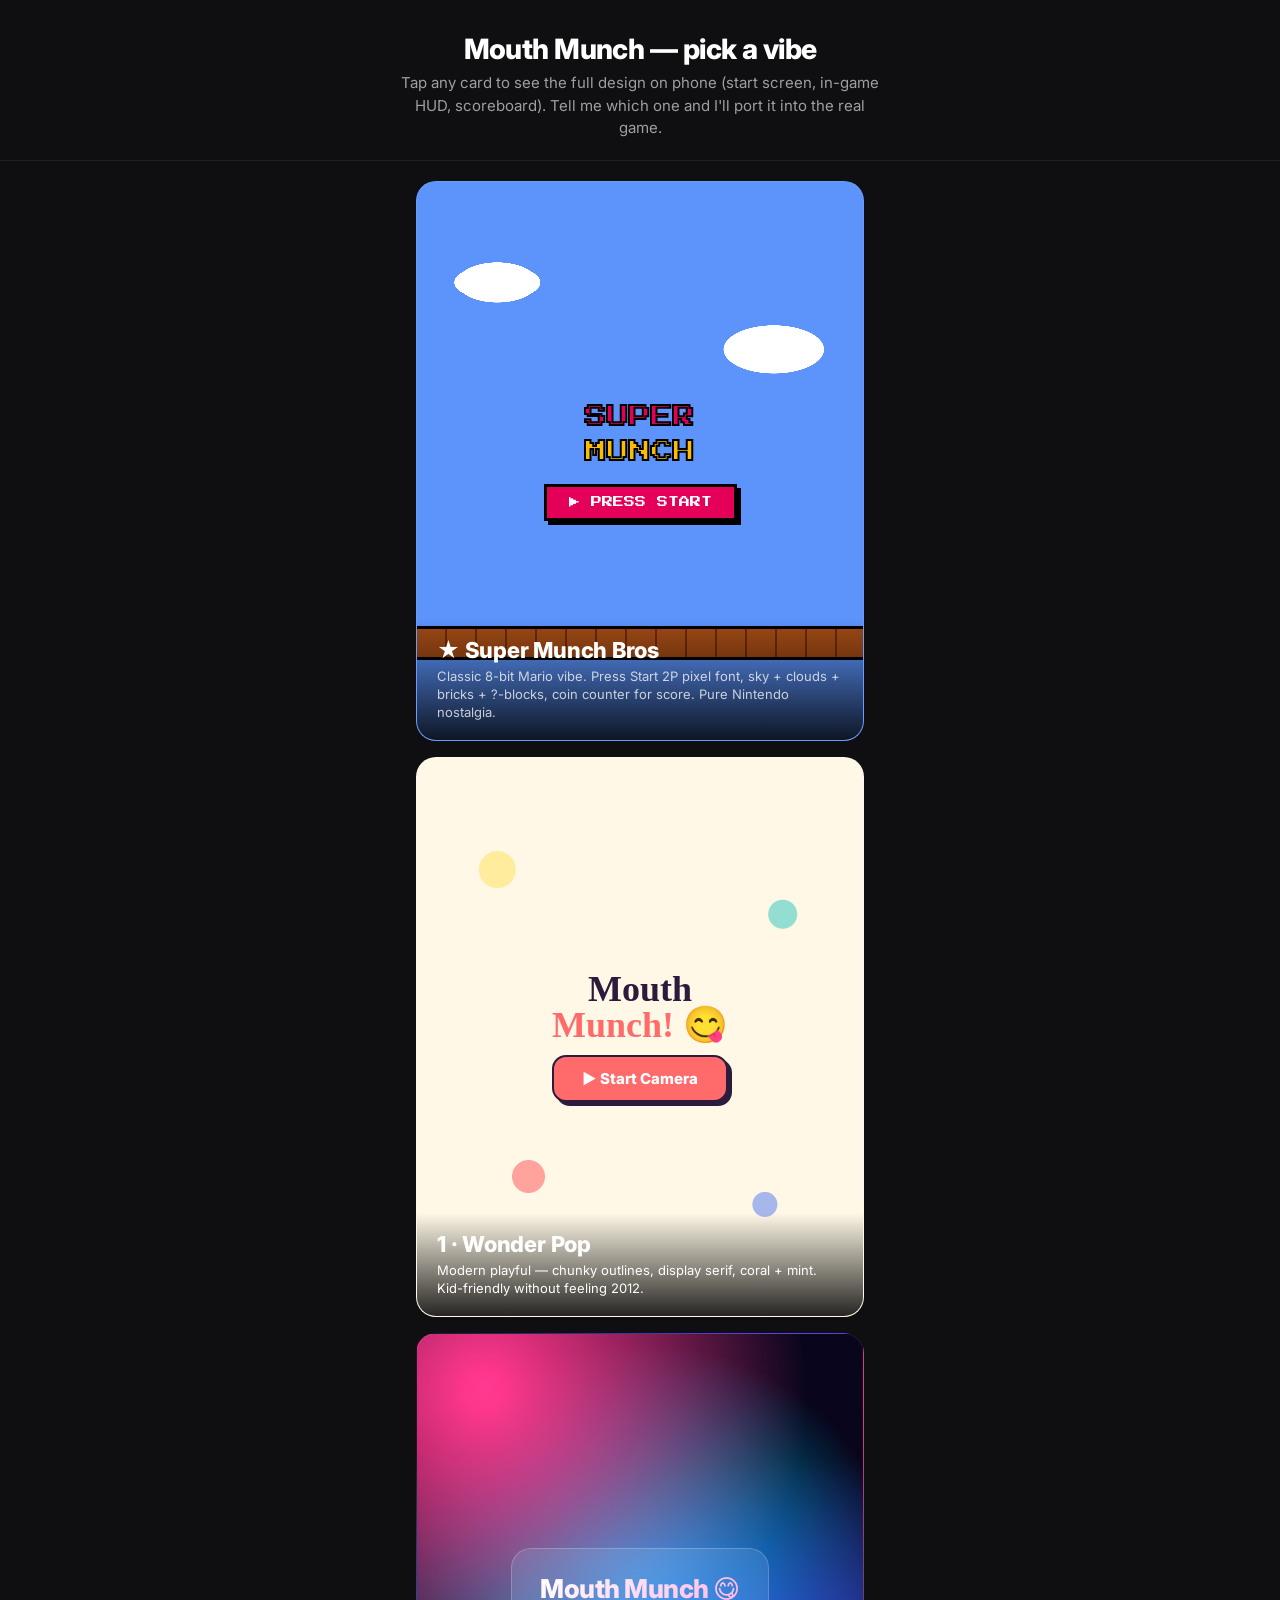
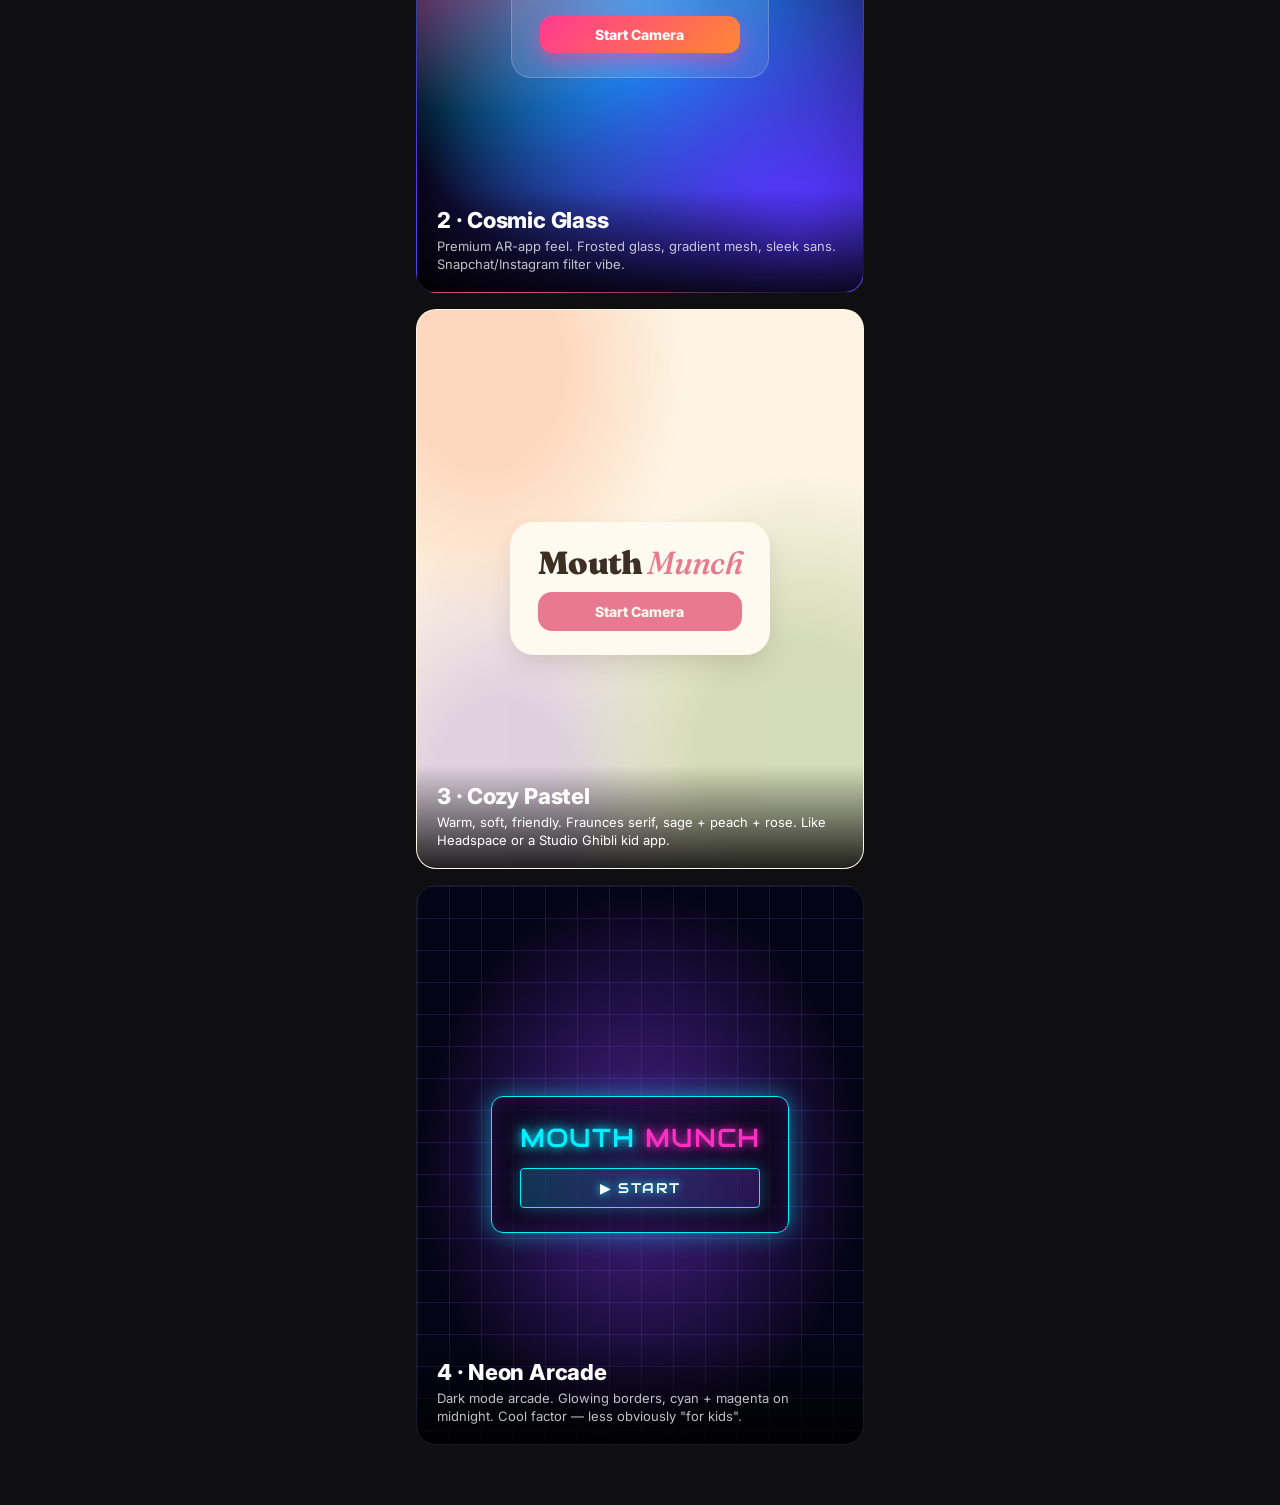
<file: mockups/index.html>
<!DOCTYPE html>
<html lang="en">
<head>
<meta charset="UTF-8">
<meta name="viewport" content="width=device-width, initial-scale=1, viewport-fit=cover">
<title>Mouth Munch — design options</title>
<link rel="preconnect" href="https://fonts.googleapis.com">
<link rel="preconnect" href="https://fonts.gstatic.com" crossorigin>
<link href="https://fonts.googleapis.com/css2?family=Inter:wght@500;700;800&display=swap" rel="stylesheet">
<style>
  * { box-sizing: border-box; margin: 0; padding: 0; -webkit-tap-highlight-color: transparent; }
  html, body {
    background: #0f0f12; color: white;
    font-family: "Inter", system-ui, sans-serif;
    min-height: 100%;
  }
  header {
    padding: 32px 20px 20px; text-align: center;
    border-bottom: 1px solid rgba(255,255,255,0.08);
  }
  header h1 {
    font-size: 28px; font-weight: 800; letter-spacing: -0.02em;
    margin-bottom: 6px;
  }
  header p {
    font-size: 15px; color: rgba(255,255,255,0.6);
    line-height: 1.5; max-width: 480px; margin: 0 auto;
  }
  main {
    display: grid; gap: 16px;
    padding: 20px 16px 60px;
    max-width: 480px; margin: 0 auto;
  }
  a.card {
    display: block;
    border-radius: 20px;
    overflow: hidden;
    text-decoration: none; color: white;
    position: relative;
    aspect-ratio: 4 / 5;
    border: 1px solid rgba(255,255,255,0.08);
  }
  .label {
    position: absolute; left: 0; right: 0; bottom: 0;
    padding: 18px 20px;
    background: linear-gradient(0deg, rgba(0,0,0,0.85) 0%, transparent 100%);
    z-index: 2;
  }
  .label .name {
    font-size: 22px; font-weight: 800; letter-spacing: -0.01em;
    margin-bottom: 4px;
  }
  .label .desc {
    font-size: 13px; color: rgba(255,255,255,0.75);
    line-height: 1.4;
  }
  .preview {
    position: absolute; inset: 0;
    display: flex; align-items: center; justify-content: center;
    flex-direction: column;
    padding: 24px;
  }

  /* Wonder Pop */
  .pop { background: #fff8e7; }
  .pop::before { content: ""; position: absolute; inset: 0;
    background:
      radial-gradient(circle at 18% 20%, #ffe66d 0 18px, transparent 19px),
      radial-gradient(circle at 82% 28%, #4ecdc4 0 14px, transparent 15px),
      radial-gradient(circle at 25% 75%, #ff6b6b 0 16px, transparent 17px),
      radial-gradient(circle at 78% 80%, #6c8eef 0 12px, transparent 13px);
    opacity: 0.6;
  }
  .pop .t {
    font-family: serif; font-size: 36px; font-weight: 900;
    color: #2d1b3d; line-height: 1; text-align: center;
    position: relative;
  }
  .pop .t em { color: #ff6b6b; font-style: normal; }
  .pop .b {
    margin-top: 12px;
    background: #ff6b6b; color: white;
    padding: 12px 28px; border-radius: 14px;
    border: 2.5px solid #2d1b3d;
    box-shadow: 4px 4px 0 #2d1b3d;
    font-weight: 800; font-size: 15px;
    position: relative;
  }
  .pop .label .name, .pop .label .desc { color: white; }

  /* Cosmic Glass */
  .glass {
    background:
      radial-gradient(60vmin 60vmin at 15% 10%, #ff3e8f 0%, transparent 60%),
      radial-gradient(70vmin 70vmin at 85% 90%, #5b3cff 0%, transparent 60%),
      radial-gradient(60vmin 60vmin at 50% 50%, #00d9ff 0%, transparent 50%),
      #08051a;
    filter: saturate(1.1);
  }
  .glass .panel {
    background: rgba(255,255,255,0.1);
    backdrop-filter: blur(30px); -webkit-backdrop-filter: blur(30px);
    border: 1px solid rgba(255,255,255,0.2);
    border-radius: 20px;
    padding: 24px 28px;
    text-align: center;
  }
  .glass .t {
    font-size: 26px; font-weight: 800; letter-spacing: -0.02em;
    background: linear-gradient(135deg, #fff, #ffb8e0);
    -webkit-background-clip: text; background-clip: text;
    -webkit-text-fill-color: transparent;
    margin-bottom: 12px;
  }
  .glass .b {
    background: linear-gradient(135deg, #ff3e8f, #ff8a3d);
    color: white;
    padding: 10px 22px; border-radius: 12px;
    font-weight: 800; font-size: 14px;
    box-shadow: 0 8px 20px rgba(255,62,143,0.5);
  }

  /* Cozy Pastel */
  .cozy { background: #fdf4e3; }
  .cozy::before { content: ""; position: absolute; inset: 0;
    background:
      radial-gradient(ellipse at 15% 10%, #ffb088 0 80px, transparent 200px),
      radial-gradient(ellipse at 85% 80%, #9ab87a 0 100px, transparent 240px),
      radial-gradient(ellipse at 20% 90%, #b39ddb 0 80px, transparent 200px);
    opacity: 0.4;
  }
  .cozy .panel {
    background: #fffaf0;
    border-radius: 24px;
    padding: 24px 28px;
    text-align: center;
    box-shadow: 0 12px 30px -8px rgba(61,47,36,0.2);
    position: relative;
  }
  .cozy .t {
    font-family: "Fraunces", serif;
    font-size: 32px; font-weight: 900;
    color: #3d2f24; line-height: 1.05;
    letter-spacing: -0.02em;
  }
  .cozy .t em { font-style: italic; font-weight: 500; color: #e87a90; }
  .cozy .b {
    margin-top: 12px;
    background: #e87a90; color: #fffaf0;
    padding: 11px 26px; border-radius: 14px;
    font-weight: 800; font-size: 14px;
  }
  .cozy .label .name, .cozy .label .desc { color: white; }

  /* Neon Arcade */
  .neon {
    background:
      linear-gradient(rgba(139,61,255,0.2) 1px, transparent 1px) 0 0 / 32px 32px,
      linear-gradient(90deg, rgba(139,61,255,0.2) 1px, transparent 1px) 0 0 / 32px 32px,
      radial-gradient(ellipse at 50% 50%, rgba(139,61,255,0.5), transparent 70%),
      #050416;
  }
  .neon .panel {
    background: rgba(0,0,0,0.5);
    border: 1px solid #00f0ff;
    box-shadow: 0 0 24px rgba(0,240,255,0.5), inset 0 0 20px rgba(139,61,255,0.2);
    border-radius: 12px;
    padding: 24px 28px;
    text-align: center;
  }
  .neon .t {
    font-family: "Audiowide", "Space Grotesk", sans-serif;
    font-size: 26px;
    color: #00f0ff;
    text-shadow: 0 0 10px #00f0ff, 0 0 24px rgba(0,240,255,0.6);
    letter-spacing: 0.04em;
  }
  .neon .t em { color: #ff2ec5; font-style: normal; text-shadow: 0 0 10px #ff2ec5; }
  .neon .b {
    margin-top: 14px;
    background: linear-gradient(135deg, rgba(0,240,255,0.2), rgba(139,61,255,0.2));
    color: white;
    border: 1px solid #00f0ff;
    padding: 10px 22px; border-radius: 4px;
    font-family: "Audiowide", sans-serif;
    font-size: 14px; letter-spacing: 0.1em;
    text-shadow: 0 0 8px #00f0ff;
    box-shadow: 0 0 16px rgba(0,240,255,0.3);
  }
  /* Mario */
  .mario {
    background:
      radial-gradient(ellipse 40px 20px at 18% 18%, #fff 0 100%, transparent 101%),
      radial-gradient(ellipse 25px 14px at 14% 18%, #fff 0 100%, transparent 101%),
      radial-gradient(ellipse 25px 14px at 22% 18%, #fff 0 100%, transparent 101%),
      radial-gradient(ellipse 50px 24px at 80% 30%, #fff 0 100%, transparent 101%),
      #5C94FC;
  }
  .mario::after {
    content: ""; position: absolute; left: 0; right: 0; bottom: 80px;
    height: 28px;
    background:
      repeating-linear-gradient(90deg, #A04A14 0 28px, #6C2900 28px 30px);
    border-top: 3px solid #000; border-bottom: 3px solid #000;
  }
  .mario .t {
    font-family: "Press Start 2P", monospace;
    font-size: 22px; line-height: 1.6;
    color: #fff;
    -webkit-text-stroke: 2px #000;
    text-align: center;
    position: relative;
  }
  .mario .t .r1 { color: #E40058; display: block; }
  .mario .t .r2 { color: #FCBC00; display: block; }
  .mario .b {
    margin-top: 14px;
    background: #E40058; color: #fff;
    border: 3px solid #000;
    box-shadow: 4px 4px 0 #000;
    padding: 10px 22px;
    font-family: "Press Start 2P", monospace;
    font-size: 11px;
    position: relative;
  }
</style>
<link href="https://fonts.googleapis.com/css2?family=Audiowide&family=Fraunces:opsz,wght@9..144,500;9..144,900&family=Press+Start+2P&display=swap" rel="stylesheet">
</head>
<body>
<header>
  <h1>Mouth Munch — pick a vibe</h1>
  <p>Tap any card to see the full design on phone (start screen, in-game HUD, scoreboard). Tell me which one and I'll port it into the real game.</p>
</header>

<main>
  <a class="card mario" href="./mario.html">
    <div class="preview">
      <div class="t"><span class="r1">SUPER</span><span class="r2">MUNCH</span></div>
      <div class="b">▶ PRESS START</div>
    </div>
    <div class="label">
      <div class="name">★ Super Munch Bros</div>
      <div class="desc">Classic 8-bit Mario vibe. Press Start 2P pixel font, sky + clouds + bricks + ?-blocks, coin counter for score. Pure Nintendo nostalgia.</div>
    </div>
  </a>

  <a class="card pop" href="./wonder-pop.html">
    <div class="preview">
      <div class="t">Mouth<br><em>Munch!</em> 😋</div>
      <div class="b">▶ Start Camera</div>
    </div>
    <div class="label">
      <div class="name">1 · Wonder Pop</div>
      <div class="desc">Modern playful — chunky outlines, display serif, coral + mint. Kid-friendly without feeling 2012.</div>
    </div>
  </a>

  <a class="card glass" href="./cosmic-glass.html">
    <div class="preview">
      <div class="panel">
        <div class="t">Mouth Munch 😋</div>
        <div class="b">Start Camera</div>
      </div>
    </div>
    <div class="label">
      <div class="name">2 · Cosmic Glass</div>
      <div class="desc">Premium AR-app feel. Frosted glass, gradient mesh, sleek sans. Snapchat/Instagram filter vibe.</div>
    </div>
  </a>

  <a class="card cozy" href="./cozy-pastel.html">
    <div class="preview">
      <div class="panel">
        <div class="t">Mouth <em>Munch</em></div>
        <div class="b">Start Camera</div>
      </div>
    </div>
    <div class="label">
      <div class="name">3 · Cozy Pastel</div>
      <div class="desc">Warm, soft, friendly. Fraunces serif, sage + peach + rose. Like Headspace or a Studio Ghibli kid app.</div>
    </div>
  </a>

  <a class="card neon" href="./neon-arcade.html">
    <div class="preview">
      <div class="panel">
        <div class="t">MOUTH <em>MUNCH</em></div>
        <div class="b">▶ START</div>
      </div>
    </div>
    <div class="label">
      <div class="name">4 · Neon Arcade</div>
      <div class="desc">Dark mode arcade. Glowing borders, cyan + magenta on midnight. Cool factor — less obviously "for kids".</div>
    </div>
  </a>
</main>
</body>
</html>
</file>
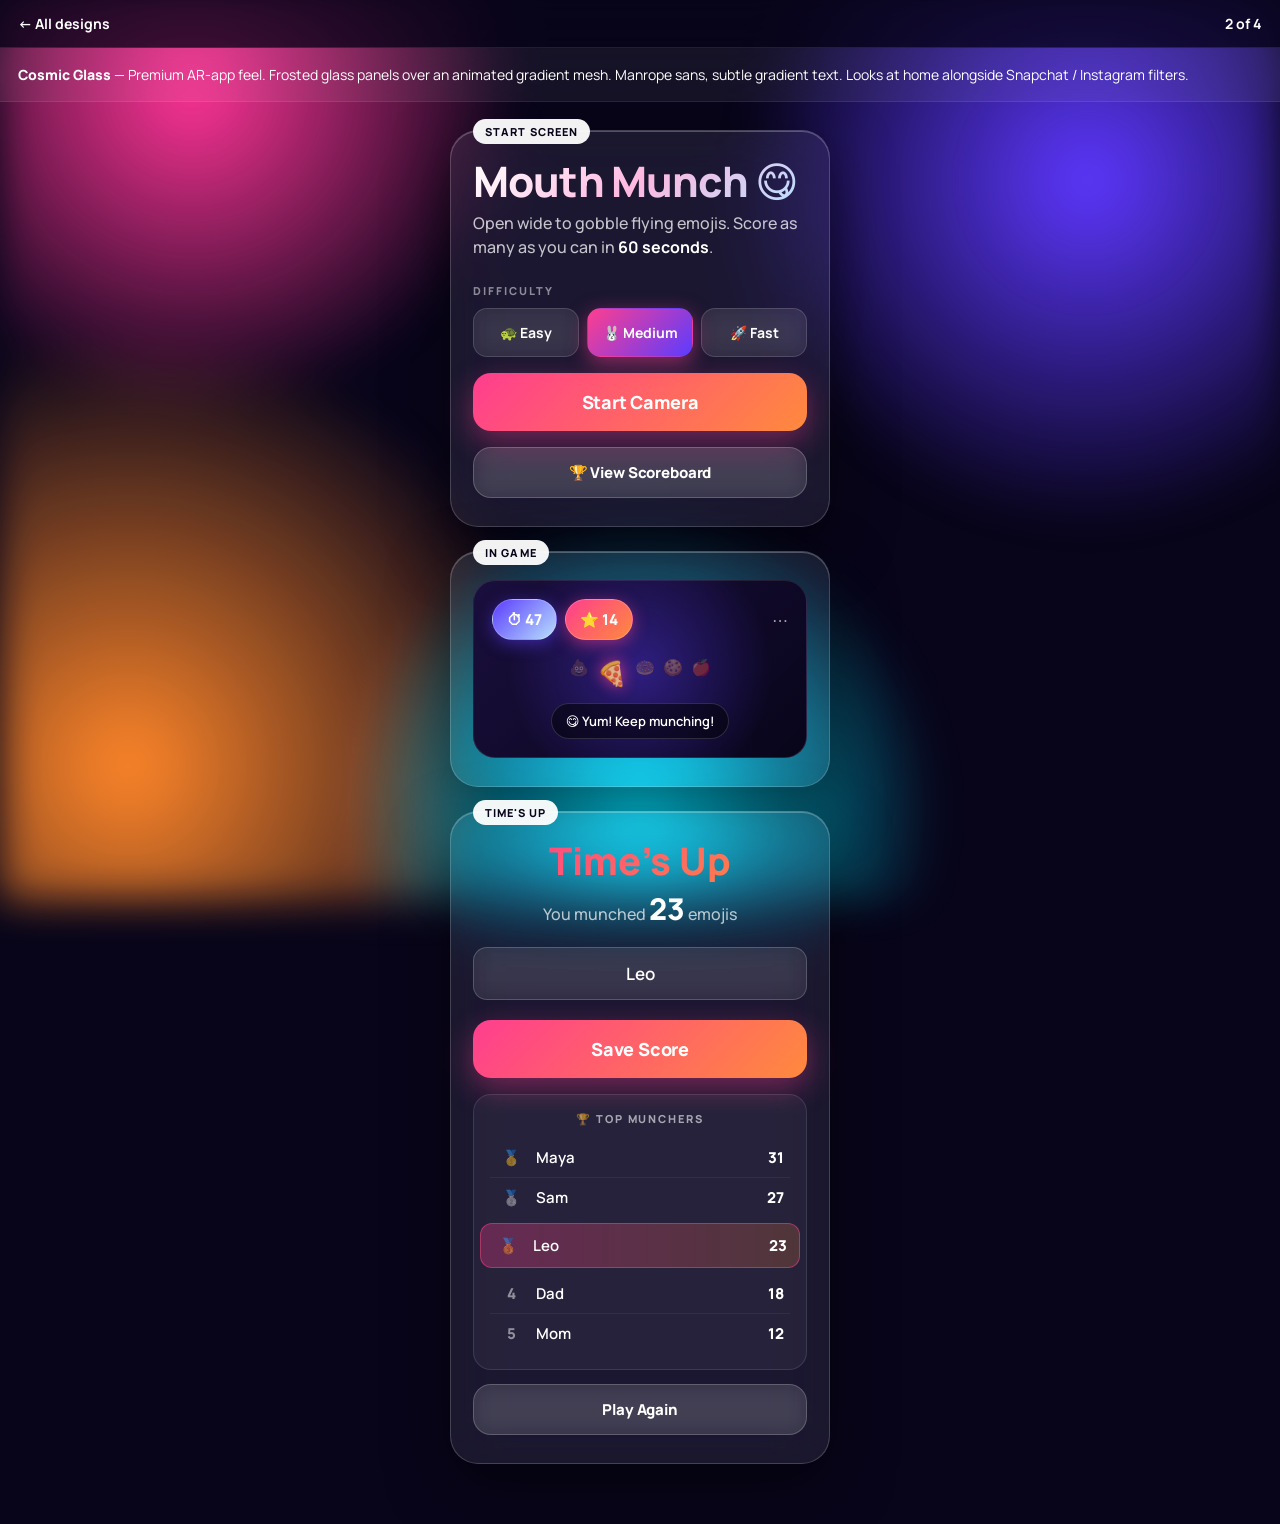
<file: mockups/cosmic-glass.html>
<!DOCTYPE html>
<html lang="en">
<head>
<meta charset="UTF-8">
<meta name="viewport" content="width=device-width, initial-scale=1, viewport-fit=cover">
<title>Cosmic Glass — Mouth Munch mockup</title>
<link rel="preconnect" href="https://fonts.googleapis.com">
<link rel="preconnect" href="https://fonts.gstatic.com" crossorigin>
<link href="https://fonts.googleapis.com/css2?family=Manrope:wght@500;700;800&display=swap" rel="stylesheet">
<style>
  * { box-sizing: border-box; margin: 0; padding: 0; -webkit-tap-highlight-color: transparent; }
  html, body {
    background: #08051a;
    font-family: "Manrope", system-ui, sans-serif;
    color: white;
    min-height: 100%;
  }
  body::before {
    content: ""; position: fixed; inset: 0; z-index: 0;
    background:
      radial-gradient(60vmin 60vmin at 15% 10%, #ff3e8f 0%, transparent 60%),
      radial-gradient(70vmin 70vmin at 85% 20%, #5b3cff 0%, transparent 55%),
      radial-gradient(60vmin 60vmin at 50% 90%, #00d9ff 0%, transparent 55%),
      radial-gradient(80vmin 80vmin at 10% 85%, #ff8a3d 0%, transparent 60%);
    filter: blur(20px) saturate(1.2);
  }
  .nav {
    position: sticky; top: 0; z-index: 5;
    background: rgba(8,5,26,0.75);
    backdrop-filter: blur(20px); -webkit-backdrop-filter: blur(20px);
    padding: 14px 18px;
    font-weight: 700; font-size: 14px;
    border-bottom: 1px solid rgba(255,255,255,0.1);
    display: flex; justify-content: space-between;
  }
  .nav a { color: white; text-decoration: none; }
  .vibe {
    padding: 16px 18px;
    background: rgba(255,255,255,0.06);
    backdrop-filter: blur(20px); -webkit-backdrop-filter: blur(20px);
    font-size: 14px; line-height: 1.5;
    border-bottom: 1px solid rgba(255,255,255,0.08);
    position: relative; z-index: 4;
  }
  .vibe b { font-weight: 800; }
  main {
    position: relative; z-index: 1;
    display: flex; flex-direction: column; gap: 24px;
    padding: 28px 16px 60px; align-items: center;
  }
  .phone {
    width: 100%; max-width: 380px;
    background: rgba(255,255,255,0.08);
    backdrop-filter: blur(30px) saturate(1.3);
    -webkit-backdrop-filter: blur(30px) saturate(1.3);
    border: 1px solid rgba(255,255,255,0.18);
    border-radius: 28px;
    padding: 28px 22px;
    position: relative;
    box-shadow:
      0 20px 60px rgba(0,0,0,0.5),
      inset 0 1px 0 rgba(255,255,255,0.25);
  }
  .phone-label {
    position: absolute; top: -12px; left: 22px;
    background: rgba(255,255,255,0.95); color: #08051a;
    font-weight: 800; font-size: 11px;
    padding: 5px 12px; border-radius: 999px;
    letter-spacing: 0.1em; text-transform: uppercase;
  }
  .title {
    font-size: 42px; font-weight: 800; line-height: 1.05;
    letter-spacing: -0.02em;
    background: linear-gradient(135deg, #fff 0%, #ffb8e0 50%, #b8e0ff 100%);
    -webkit-background-clip: text; background-clip: text;
    -webkit-text-fill-color: transparent; color: transparent;
    margin-bottom: 8px;
  }
  .sub {
    font-size: 16px; font-weight: 500; line-height: 1.5;
    color: rgba(255,255,255,0.75);
    margin: 4px 0 24px;
  }
  .label {
    font-size: 11px; font-weight: 800; text-transform: uppercase;
    letter-spacing: 0.18em; color: rgba(255,255,255,0.5);
    margin: 20px 0 10px;
  }
  .chips { display: flex; gap: 8px; }
  .chip {
    flex: 1;
    padding: 14px 8px;
    border-radius: 14px;
    border: 1px solid rgba(255,255,255,0.15);
    background: rgba(255,255,255,0.06);
    color: white;
    font: 700 14px "Manrope", sans-serif;
    cursor: pointer;
    backdrop-filter: blur(10px);
  }
  .chip.on {
    background: linear-gradient(135deg, #ff3e8f, #5b3cff);
    border-color: transparent;
    box-shadow: 0 6px 20px rgba(255,62,143,0.5);
  }
  .btn {
    display: block; width: 100%;
    padding: 17px;
    border-radius: 18px;
    border: none;
    background: linear-gradient(135deg, #ff3e8f 0%, #ff8a3d 100%);
    color: white;
    font: 800 18px "Manrope", sans-serif;
    letter-spacing: -0.01em;
    margin-top: 16px;
    cursor: pointer;
    box-shadow: 0 10px 30px rgba(255,62,143,0.4);
  }
  .btn.alt {
    background: rgba(255,255,255,0.1);
    border: 1px solid rgba(255,255,255,0.2);
    box-shadow: none;
    backdrop-filter: blur(10px);
    font-size: 15px;
    padding: 14px;
  }
  /* HUD */
  .hud {
    background:
      radial-gradient(circle at 50% 50%, rgba(91,60,255,0.4), transparent 70%),
      linear-gradient(135deg, #1a0f3d, #08051a);
    border-radius: 22px;
    padding: 18px;
    border: 1px solid rgba(255,255,255,0.1);
  }
  .hud-row { display: flex; gap: 8px; align-items: center; }
  .pill {
    padding: 9px 14px; border-radius: 999px;
    font: 800 15px "Manrope", sans-serif;
    backdrop-filter: blur(10px);
    border: 1px solid rgba(255,255,255,0.2);
  }
  .pill.timer {
    background: linear-gradient(135deg, #5b3cff, #b8e0ff);
    color: white;
    box-shadow: 0 4px 16px rgba(91,60,255,0.5);
  }
  .pill.score {
    background: linear-gradient(135deg, #ff3e8f, #ff8a3d);
    color: white;
    box-shadow: 0 4px 16px rgba(255,62,143,0.5);
  }
  .face-hint {
    background: rgba(0,0,0,0.5);
    backdrop-filter: blur(10px);
    padding: 8px 14px; border-radius: 999px;
    font-size: 13px; font-weight: 600;
    margin: 14px auto 0; width: fit-content;
    border: 1px solid rgba(255,255,255,0.15);
  }
  /* End screen */
  .end-title {
    font-size: 38px; font-weight: 800;
    background: linear-gradient(135deg, #ff3e8f, #ff8a3d);
    -webkit-background-clip: text; background-clip: text;
    -webkit-text-fill-color: transparent;
    text-align: center; line-height: 1.1;
    margin-bottom: 6px;
  }
  .end-sub {
    text-align: center; font-size: 16px; font-weight: 500;
    color: rgba(255,255,255,0.7); margin-bottom: 18px;
  }
  .end-sub b { color: white; font-size: 30px; font-weight: 800; }
  .name-input {
    width: 100%; padding: 14px 16px;
    border-radius: 14px;
    border: 1px solid rgba(255,255,255,0.2);
    background: rgba(255,255,255,0.06);
    backdrop-filter: blur(10px);
    color: white;
    font: 600 17px "Manrope", sans-serif;
    text-align: center;
    margin-bottom: 4px;
  }
  .name-input:focus {
    outline: none; border-color: #ff3e8f;
    background: rgba(255,62,143,0.1);
  }
  .name-input::placeholder { color: rgba(255,255,255,0.4); }
  .board {
    margin-top: 16px;
    padding: 16px;
    border-radius: 18px;
    background: rgba(255,255,255,0.05);
    border: 1px solid rgba(255,255,255,0.1);
  }
  .board h3 {
    font: 800 11px "Manrope", sans-serif;
    letter-spacing: 0.18em; text-transform: uppercase;
    color: rgba(255,255,255,0.6);
    margin-bottom: 12px; text-align: center;
  }
  .row {
    display: grid; grid-template-columns: 30px 1fr auto;
    align-items: center; gap: 10px;
    padding: 9px 6px;
    font-weight: 600; font-size: 15px;
  }
  .row + .row { border-top: 1px solid rgba(255,255,255,0.06); }
  .row .r { font-weight: 800; color: rgba(255,255,255,0.5); text-align: center; }
  .row .s { font-weight: 800; }
  .row.me {
    background: linear-gradient(90deg, rgba(255,62,143,0.3), rgba(255,138,61,0.2));
    border-radius: 12px; padding: 11px 12px;
    margin: 6px -10px;
    border-top: none;
    border: 1px solid rgba(255,62,143,0.5);
  }
  .row.me + .row { border-top: none; }
</style>
</head>
<body>
<div class="nav">
  <a href="./">← All designs</a>
  <span>2 of 4</span>
</div>
<div class="vibe">
  <b>Cosmic Glass</b> — Premium AR-app feel. Frosted glass panels over an animated gradient mesh. Manrope sans, subtle gradient text. Looks at home alongside Snapchat / Instagram filters.
</div>

<main>
  <section class="phone">
    <div class="phone-label">Start screen</div>
    <h1 class="title">Mouth Munch 😋</h1>
    <p class="sub">Open wide to gobble flying emojis. Score as many as you can in <b style="color:white">60 seconds</b>.</p>
    <p class="label">Difficulty</p>
    <div class="chips">
      <button class="chip">🐢 Easy</button>
      <button class="chip on">🐰 Medium</button>
      <button class="chip">🚀 Fast</button>
    </div>
    <button class="btn">Start Camera</button>
    <button class="btn alt">🏆 View Scoreboard</button>
  </section>

  <section class="phone">
    <div class="phone-label">In game</div>
    <div class="hud">
      <div class="hud-row">
        <span class="pill timer">⏱ 47</span>
        <span class="pill score">⭐ 14</span>
        <span style="margin-left:auto; opacity:0.6;">⋯</span>
      </div>
      <div style="margin-top:16px; display:flex; gap:8px; justify-content:center; opacity:0.85;">
        <span style="opacity:0.4">💩</span>
        <span style="font-size:24px; filter: drop-shadow(0 0 8px #ff3e8f);">🍕</span>
        <span style="opacity:0.4">🍩</span>
        <span style="opacity:0.4">🍪</span>
        <span style="opacity:0.4">🍎</span>
      </div>
      <div class="face-hint">😋 Yum! Keep munching!</div>
    </div>
  </section>

  <section class="phone">
    <div class="phone-label">Time's up</div>
    <h2 class="end-title">Time's Up</h2>
    <p class="end-sub">You munched <b>23</b> emojis</p>
    <input class="name-input" placeholder="Your name" value="Leo">
    <button class="btn">Save Score</button>
    <div class="board">
      <h3>🏆 Top Munchers</h3>
      <div class="row"><span class="r">🥇</span><span>Maya</span><span class="s">31</span></div>
      <div class="row"><span class="r">🥈</span><span>Sam</span><span class="s">27</span></div>
      <div class="row me"><span class="r">🥉</span><span>Leo</span><span class="s">23</span></div>
      <div class="row"><span class="r">4</span><span>Dad</span><span class="s">18</span></div>
      <div class="row"><span class="r">5</span><span>Mom</span><span class="s">12</span></div>
    </div>
    <button class="btn alt" style="margin-top:14px;">Play Again</button>
  </section>
</main>
</body>
</html>
</file>
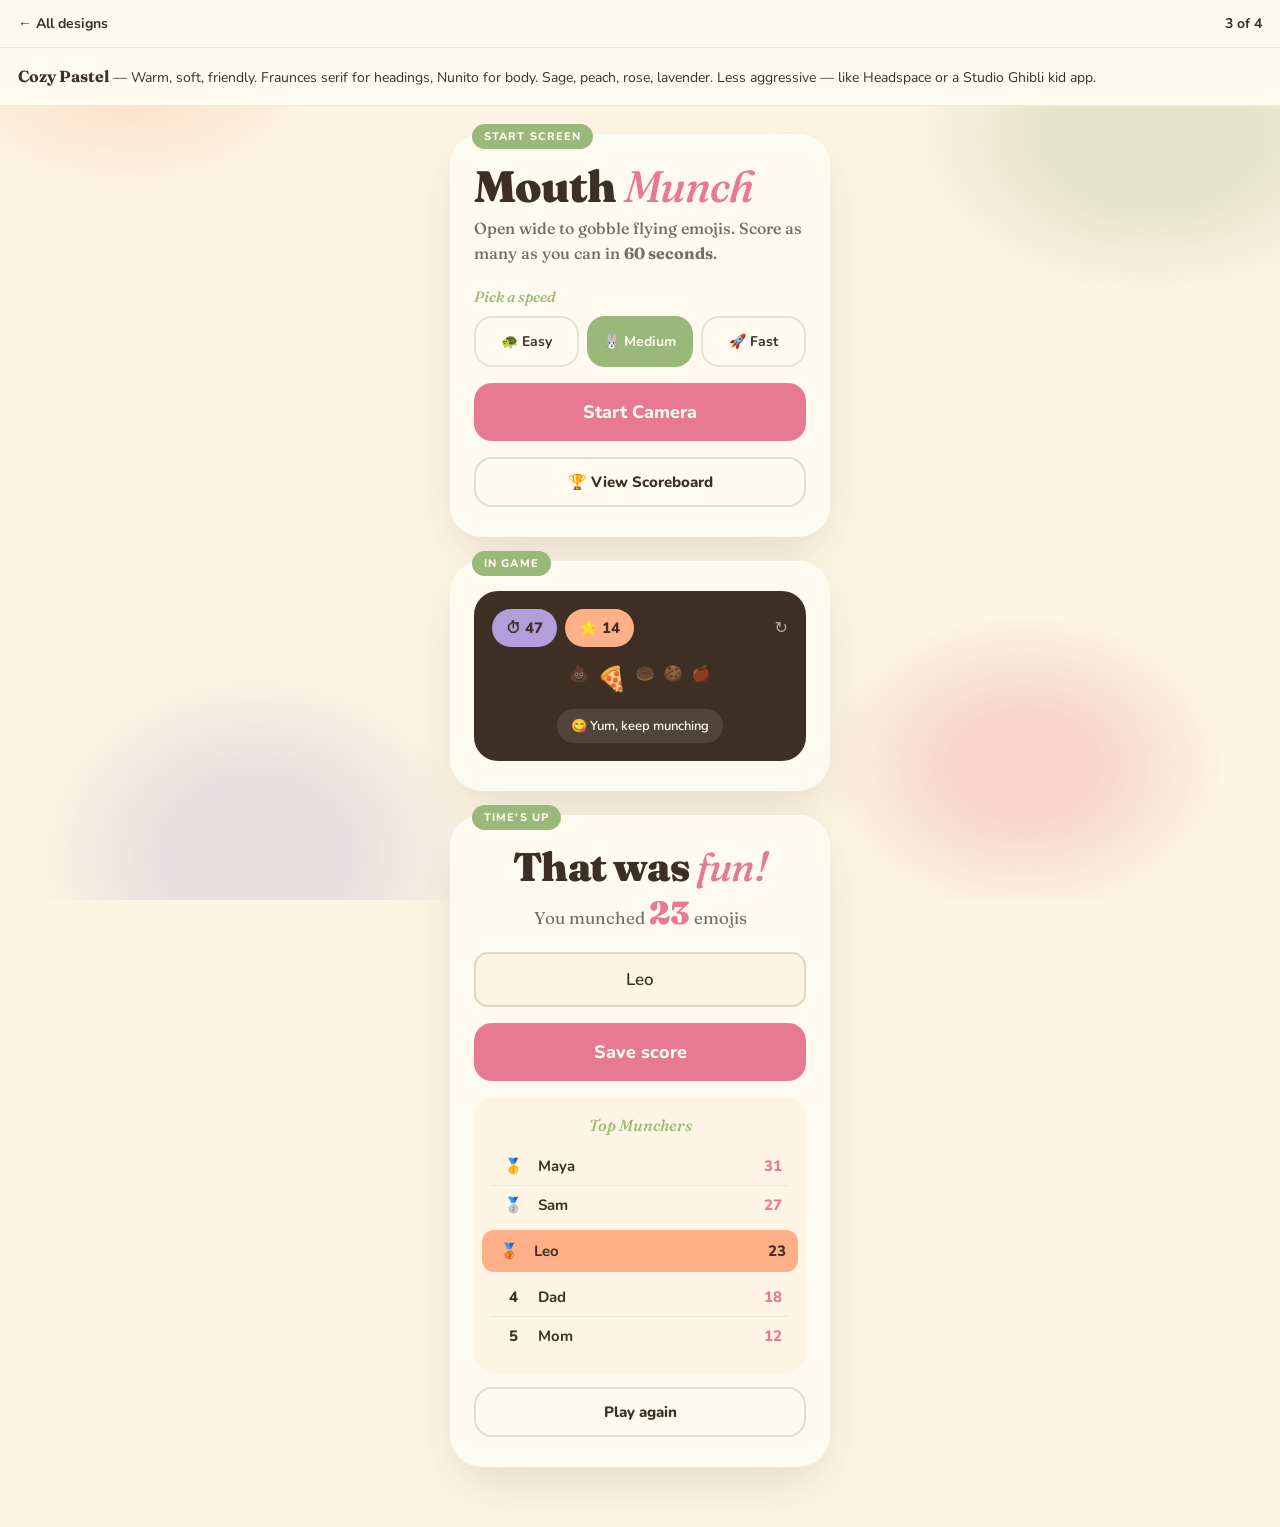
<file: mockups/cozy-pastel.html>
<!DOCTYPE html>
<html lang="en">
<head>
<meta charset="UTF-8">
<meta name="viewport" content="width=device-width, initial-scale=1, viewport-fit=cover">
<title>Cozy Pastel — Mouth Munch mockup</title>
<link rel="preconnect" href="https://fonts.googleapis.com">
<link rel="preconnect" href="https://fonts.gstatic.com" crossorigin>
<link href="https://fonts.googleapis.com/css2?family=Fraunces:opsz,wght@9..144,500;9..144,700;9..144,900&family=Nunito:wght@500;700;800&display=swap" rel="stylesheet">
<style>
  :root {
    --cream: #fdf4e3;
    --sage: #9ab87a;
    --peach: #ffb088;
    --rose: #e87a90;
    --lavender: #b39ddb;
    --ink: #3d2f24;
    --paper: #fffaf0;
  }
  * { box-sizing: border-box; margin: 0; padding: 0; -webkit-tap-highlight-color: transparent; }
  html, body {
    background: var(--cream);
    font-family: "Nunito", system-ui, sans-serif;
    color: var(--ink);
    min-height: 100%;
  }
  body::before {
    content: ""; position: fixed; inset: 0; z-index: 0;
    background:
      radial-gradient(ellipse at 10% 5%, var(--peach) 0 80px, transparent 200px),
      radial-gradient(ellipse at 90% 15%, var(--sage) 0 100px, transparent 240px),
      radial-gradient(ellipse at 20% 95%, var(--lavender) 0 90px, transparent 220px),
      radial-gradient(ellipse at 80% 85%, var(--rose) 0 70px, transparent 200px);
    opacity: 0.25;
    pointer-events: none;
  }
  .nav {
    position: sticky; top: 0; z-index: 5;
    background: var(--paper);
    padding: 14px 18px;
    font: 700 14px "Nunito", sans-serif;
    border-bottom: 1px solid rgba(61,47,36,0.1);
    display: flex; justify-content: space-between;
  }
  .nav a { color: var(--ink); text-decoration: none; }
  .vibe {
    padding: 16px 18px;
    background: var(--paper);
    font-size: 14px; line-height: 1.55;
    border-bottom: 1px solid rgba(61,47,36,0.08);
    position: relative; z-index: 4;
  }
  .vibe b { font-family: "Fraunces", serif; font-weight: 700; font-size: 16px; }
  main {
    position: relative; z-index: 1;
    display: flex; flex-direction: column; gap: 24px;
    padding: 28px 16px 60px; align-items: center;
  }
  .phone {
    width: 100%; max-width: 380px;
    background: var(--paper);
    border-radius: 32px;
    padding: 30px 24px;
    position: relative;
    box-shadow:
      0 1px 0 rgba(255,255,255,0.9) inset,
      0 20px 50px -10px rgba(61,47,36,0.15);
  }
  .phone-label {
    position: absolute; top: -10px; left: 22px;
    background: var(--sage); color: var(--paper);
    font: 800 11px "Nunito", sans-serif;
    padding: 5px 12px; border-radius: 999px;
    letter-spacing: 0.1em; text-transform: uppercase;
  }
  .title {
    font-family: "Fraunces", serif;
    font-size: 44px; font-weight: 900; line-height: 1;
    letter-spacing: -0.02em;
    color: var(--ink);
    margin-bottom: 8px;
  }
  .title em {
    font-style: italic; font-weight: 500;
    color: var(--rose);
  }
  .sub {
    font-size: 16px; font-weight: 500; line-height: 1.55;
    color: rgba(61,47,36,0.7);
    margin: 6px 0 22px;
    font-family: "Fraunces", serif;
  }
  .label {
    font-family: "Fraunces", serif; font-style: italic;
    font-size: 15px; font-weight: 500;
    color: var(--sage);
    margin: 20px 0 10px;
  }
  .chips { display: flex; gap: 8px; }
  .chip {
    flex: 1;
    padding: 14px 8px;
    border-radius: 18px;
    border: 2px solid rgba(61,47,36,0.12);
    background: var(--paper);
    color: var(--ink);
    font: 700 14px "Nunito", sans-serif;
    cursor: pointer;
  }
  .chip.on {
    background: var(--sage); color: var(--paper);
    border-color: var(--sage);
  }
  .btn {
    display: block; width: 100%;
    padding: 17px;
    border-radius: 18px;
    border: none;
    background: var(--rose);
    color: var(--paper);
    font: 800 18px "Nunito", sans-serif;
    margin-top: 16px;
    cursor: pointer;
  }
  .btn.alt {
    background: transparent; color: var(--ink);
    border: 2px solid rgba(61,47,36,0.15);
    font-size: 15px; padding: 13px;
  }
  /* HUD */
  .hud {
    background: var(--ink);
    border-radius: 24px;
    padding: 18px;
    color: var(--paper);
  }
  .hud-row { display: flex; gap: 8px; align-items: center; }
  .pill {
    padding: 9px 14px; border-radius: 999px;
    font: 800 15px "Nunito", sans-serif;
  }
  .pill.timer { background: var(--lavender); color: var(--ink); }
  .pill.score { background: var(--peach); color: var(--ink); }
  .face-hint {
    background: rgba(255,255,255,0.1);
    padding: 8px 14px; border-radius: 999px;
    font: 600 13px "Nunito", sans-serif;
    margin: 14px auto 0; width: fit-content;
  }
  /* End */
  .end-title {
    font-family: "Fraunces", serif;
    font-size: 40px; font-weight: 900;
    color: var(--ink); line-height: 1.1;
    text-align: center; margin-bottom: 4px;
    letter-spacing: -0.02em;
  }
  .end-title em { font-style: italic; font-weight: 500; color: var(--rose); }
  .end-sub {
    text-align: center; font-family: "Fraunces", serif;
    font-size: 17px; color: rgba(61,47,36,0.7);
    margin-bottom: 20px;
  }
  .end-sub b { color: var(--rose); font-size: 32px; font-weight: 900; }
  .name-input {
    width: 100%; padding: 14px 16px;
    border-radius: 14px;
    border: 2px solid rgba(61,47,36,0.15);
    background: var(--cream);
    color: var(--ink);
    font: 600 17px "Nunito", sans-serif;
    text-align: center;
  }
  .name-input:focus {
    outline: none; border-color: var(--sage);
  }
  .board {
    margin-top: 16px;
    padding: 18px;
    border-radius: 20px;
    background: var(--cream);
  }
  .board h3 {
    font: italic 500 16px "Fraunces", serif;
    color: var(--sage);
    margin-bottom: 12px; text-align: center;
  }
  .row {
    display: grid; grid-template-columns: 30px 1fr auto;
    align-items: center; gap: 10px;
    padding: 9px 6px;
    font-weight: 700; font-size: 15px;
  }
  .row + .row { border-top: 1px dotted rgba(61,47,36,0.15); }
  .row .r { font-weight: 800; text-align: center; }
  .row .s { font-weight: 800; color: var(--rose); }
  .row.me {
    background: var(--peach); color: var(--ink);
    border-radius: 12px; padding: 11px 12px;
    margin: 6px -10px;
    border-top: none;
  }
  .row.me + .row { border-top: none; }
  .row.me .s { color: var(--ink); }
</style>
</head>
<body>
<div class="nav">
  <a href="./">← All designs</a>
  <span>3 of 4</span>
</div>
<div class="vibe">
  <b>Cozy Pastel</b> — Warm, soft, friendly. Fraunces serif for headings, Nunito for body. Sage, peach, rose, lavender. Less aggressive — like Headspace or a Studio Ghibli kid app.
</div>

<main>
  <section class="phone">
    <div class="phone-label">Start screen</div>
    <h1 class="title">Mouth <em>Munch</em></h1>
    <p class="sub">Open wide to gobble flying emojis. Score as many as you can in <b>60 seconds</b>.</p>
    <p class="label">Pick a speed</p>
    <div class="chips">
      <button class="chip">🐢 Easy</button>
      <button class="chip on">🐰 Medium</button>
      <button class="chip">🚀 Fast</button>
    </div>
    <button class="btn">Start Camera</button>
    <button class="btn alt">🏆 View Scoreboard</button>
  </section>

  <section class="phone">
    <div class="phone-label">In game</div>
    <div class="hud">
      <div class="hud-row">
        <span class="pill timer">⏱ 47</span>
        <span class="pill score">⭐ 14</span>
        <span style="margin-left:auto; opacity:0.6;">↻</span>
      </div>
      <div style="margin-top:16px; display:flex; gap:8px; justify-content:center;">
        <span style="opacity:0.4">💩</span>
        <span style="font-size:24px;">🍕</span>
        <span style="opacity:0.4">🍩</span>
        <span style="opacity:0.4">🍪</span>
        <span style="opacity:0.4">🍎</span>
      </div>
      <div class="face-hint">😋 Yum, keep munching</div>
    </div>
  </section>

  <section class="phone">
    <div class="phone-label">Time's up</div>
    <h2 class="end-title">That was <em>fun!</em></h2>
    <p class="end-sub">You munched <b>23</b> emojis</p>
    <input class="name-input" placeholder="Your name" value="Leo">
    <button class="btn">Save score</button>
    <div class="board">
      <h3>Top Munchers</h3>
      <div class="row"><span class="r">🥇</span><span>Maya</span><span class="s">31</span></div>
      <div class="row"><span class="r">🥈</span><span>Sam</span><span class="s">27</span></div>
      <div class="row me"><span class="r">🥉</span><span>Leo</span><span class="s">23</span></div>
      <div class="row"><span class="r">4</span><span>Dad</span><span class="s">18</span></div>
      <div class="row"><span class="r">5</span><span>Mom</span><span class="s">12</span></div>
    </div>
    <button class="btn alt" style="margin-top:14px;">Play again</button>
  </section>
</main>
</body>
</html>
</file>
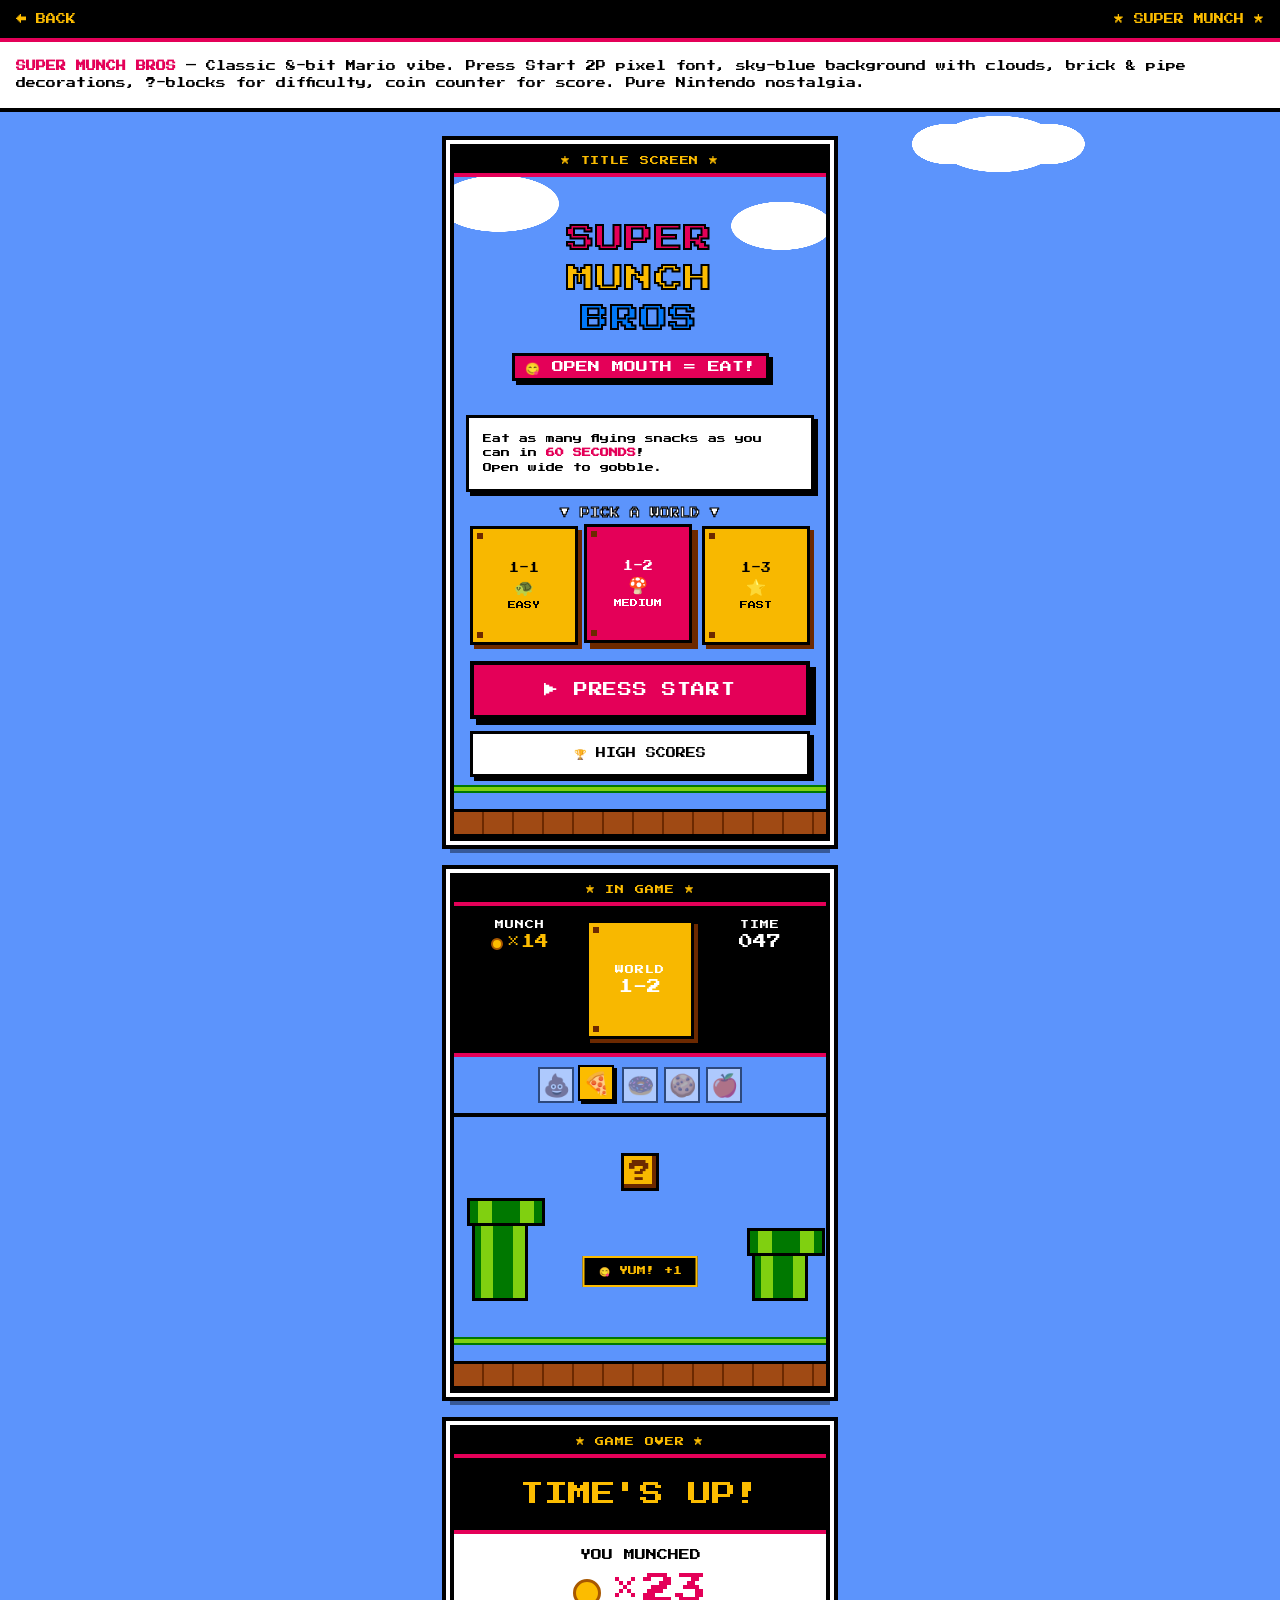
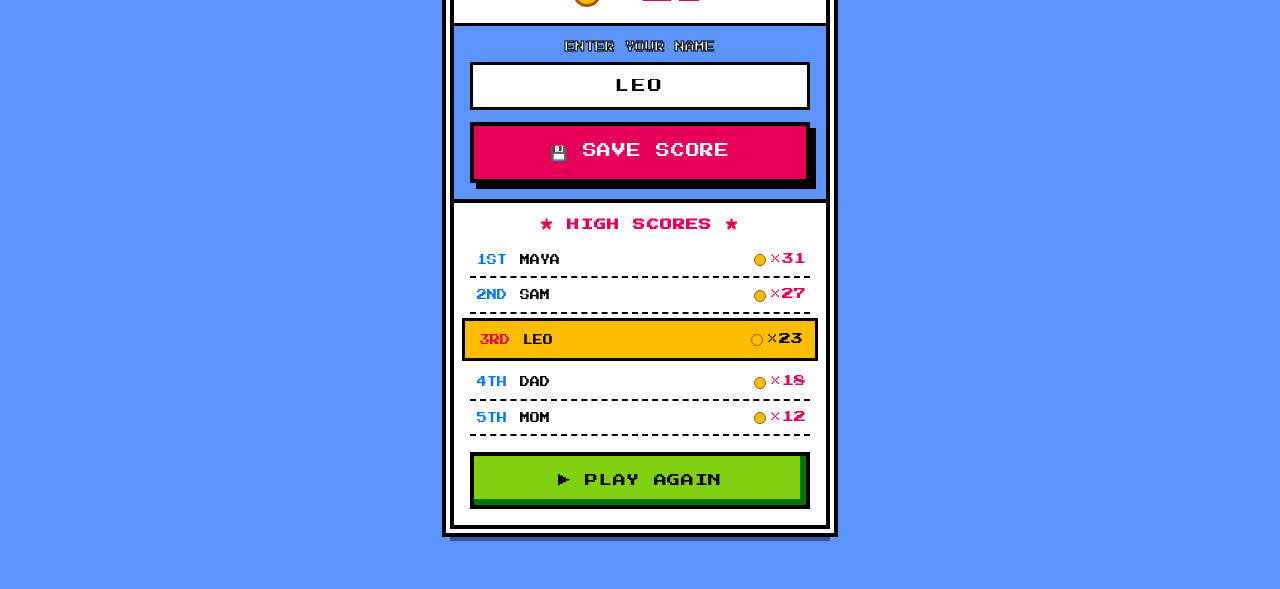
<file: mockups/mario.html>
<!DOCTYPE html>
<html lang="en">
<head>
<meta charset="UTF-8">
<meta name="viewport" content="width=device-width, initial-scale=1, viewport-fit=cover">
<title>Super Munch Bros — mockup</title>
<link rel="preconnect" href="https://fonts.googleapis.com">
<link rel="preconnect" href="https://fonts.gstatic.com" crossorigin>
<link href="https://fonts.googleapis.com/css2?family=Press+Start+2P&display=swap" rel="stylesheet">
<style>
  :root {
    --sky: #5C94FC;
    --pipe-dark: #007800;
    --pipe-light: #80D010;
    --brick: #A04A14;
    --brick-dark: #6C2900;
    --coin: #FCBC00;
    --coin-dark: #A85800;
    --mario-red: #E40058;
    --mario-blue: #0078F8;
    --question: #F8B800;
    --black: #000;
    --white: #fff;
  }
  * { box-sizing: border-box; margin: 0; padding: 0; -webkit-tap-highlight-color: transparent; }
  html, body {
    background: var(--sky);
    font-family: "Press Start 2P", monospace;
    color: var(--black);
    min-height: 100%;
    image-rendering: pixelated;
  }
  img { image-rendering: pixelated; }

  .nav {
    position: sticky; top: 0; z-index: 50;
    background: var(--black);
    padding: 14px 16px;
    font-size: 10px;
    color: var(--white);
    border-bottom: 4px solid var(--mario-red);
    display: flex; justify-content: space-between;
  }
  .nav a { color: var(--coin); text-decoration: none; }
  .vibe {
    padding: 16px;
    background: var(--white);
    font-size: 10px; line-height: 1.7;
    border-bottom: 4px solid var(--black);
  }
  .vibe b { color: var(--mario-red); }

  main {
    display: flex; flex-direction: column; gap: 32px;
    padding: 32px 12px 60px;
    align-items: center;
    background:
      /* clouds */
      radial-gradient(ellipse 50px 25px at 15% 8%, var(--white) 0 100%, transparent 101%),
      radial-gradient(ellipse 30px 18px at 12% 8%, var(--white) 0 100%, transparent 101%),
      radial-gradient(ellipse 30px 18px at 18% 8%, var(--white) 0 100%, transparent 101%),
      radial-gradient(ellipse 60px 28px at 78% 16%, var(--white) 0 100%, transparent 101%),
      radial-gradient(ellipse 35px 20px at 74% 16%, var(--white) 0 100%, transparent 101%),
      radial-gradient(ellipse 35px 20px at 82% 16%, var(--white) 0 100%, transparent 101%),
      radial-gradient(ellipse 50px 25px at 50% 45%, var(--white) 0 100%, transparent 101%),
      var(--sky);
    background-attachment: fixed;
  }

  /* "Phone" frame */
  .phone {
    width: 100%; max-width: 380px;
    background: var(--sky);
    border: 4px solid var(--black);
    box-shadow:
      0 0 0 4px var(--white),
      0 0 0 8px var(--black),
      0 12px 0 0 rgba(0,0,0,0.4);
    padding: 0;
    position: relative;
    overflow: hidden;
  }
  .phone-label {
    background: var(--black); color: var(--coin);
    font-size: 9px;
    padding: 8px 14px;
    letter-spacing: 0.1em;
    border-bottom: 4px solid var(--mario-red);
    text-align: center;
  }
  .stage {
    padding: 24px 16px 0;
    background:
      /* big cloud back-left */
      radial-gradient(ellipse 60px 28px at 12% 12%, var(--white) 0 100%, transparent 101%),
      radial-gradient(ellipse 40px 22px at 8% 12%, var(--white) 0 100%, transparent 101%),
      radial-gradient(ellipse 40px 22px at 16% 12%, var(--white) 0 100%, transparent 101%),
      /* cloud back-right */
      radial-gradient(ellipse 50px 24px at 88% 22%, var(--white) 0 100%, transparent 101%),
      radial-gradient(ellipse 32px 18px at 92% 22%, var(--white) 0 100%, transparent 101%),
      var(--sky);
  }

  /* Title — SUPER MUNCH BROS style stacked letters */
  .smb-title {
    text-align: center; padding: 18px 0;
    line-height: 1;
  }
  .smb-row {
    display: inline-block;
    font-size: 28px;
    letter-spacing: 0.05em;
    padding: 6px 10px;
    color: var(--white);
    -webkit-text-stroke: 2px var(--black);
    text-stroke: 2px var(--black);
  }
  .smb-row.red { color: var(--mario-red); }
  .smb-row.blue { color: var(--mario-blue); }
  .smb-row.coin { color: var(--coin); }
  .smb-em {
    font-size: 12px; color: var(--white);
    background: var(--mario-red);
    padding: 5px 10px;
    border: 3px solid var(--black);
    box-shadow: 4px 4px 0 var(--black);
    display: inline-block;
    margin-top: 14px;
  }

  .info {
    background: var(--white);
    border: 3px solid var(--black);
    box-shadow: 4px 4px 0 var(--black);
    padding: 14px;
    font-size: 9px;
    line-height: 1.6;
    margin: 16px 12px;
    color: var(--black);
  }
  .info b { color: var(--mario-red); }

  /* "Pick a World" */
  .label {
    font-size: 10px;
    color: var(--white);
    -webkit-text-stroke: 1px var(--black);
    padding: 0 16px;
    margin: 14px 0 8px;
    text-align: center;
  }
  .worlds {
    display: flex; gap: 8px;
    padding: 0 16px;
    margin-bottom: 16px;
  }
  .world {
    flex: 1;
    aspect-ratio: 1 / 1.1;
    background: var(--question);
    border: 3px solid var(--black);
    box-shadow: 4px 4px 0 var(--brick-dark);
    color: var(--black);
    font-family: "Press Start 2P", monospace;
    font-size: 10px;
    cursor: pointer;
    display: flex; flex-direction: column;
    align-items: center; justify-content: center;
    gap: 4px;
    position: relative;
  }
  .world::before, .world::after {
    content: "";
    position: absolute; width: 6px; height: 6px;
    background: var(--brick-dark);
  }
  .world::before { top: 4px; left: 4px; box-shadow: 314px 0 0 var(--brick-dark); }
  .world::after { bottom: 4px; left: 4px; box-shadow: 314px 0 0 var(--brick-dark); }
  .world .num { font-size: 16px; color: var(--brick-dark); }
  .world .name { font-size: 8px; }
  .world.on {
    background: var(--mario-red);
    color: var(--white);
    transform: translate(-2px, -2px);
    box-shadow: 6px 6px 0 var(--brick-dark);
  }
  .world.on .num { color: var(--white); }

  /* Start button — brick block */
  .start-btn {
    display: block;
    width: calc(100% - 32px);
    margin: 12px 16px;
    padding: 18px;
    background: var(--mario-red);
    color: var(--white);
    border: 4px solid var(--black);
    box-shadow: 6px 6px 0 var(--black);
    font-family: "Press Start 2P", monospace;
    font-size: 14px;
    letter-spacing: 0.05em;
    cursor: pointer;
  }
  .alt-btn {
    display: block;
    width: calc(100% - 32px);
    margin: 8px 16px;
    padding: 14px;
    background: var(--white);
    color: var(--black);
    border: 3px solid var(--black);
    box-shadow: 4px 4px 0 var(--black);
    font-family: "Press Start 2P", monospace;
    font-size: 10px;
    cursor: pointer;
  }

  /* Ground brick floor */
  .ground {
    height: 28px;
    background:
      repeating-linear-gradient(
        90deg,
        var(--brick) 0 28px,
        var(--brick-dark) 28px 30px
      ),
      var(--brick);
    border-top: 3px solid var(--black);
    border-bottom: 3px solid var(--black);
    margin-top: 16px;
  }
  .ground-grass {
    height: 8px;
    background: var(--pipe-light);
    border-top: 2px solid var(--pipe-dark);
    border-bottom: 2px solid var(--pipe-dark);
  }

  /* In-game HUD */
  .nes-hud {
    background: var(--black);
    color: var(--white);
    padding: 14px 12px;
    display: grid;
    grid-template-columns: 1fr 1fr 1fr;
    gap: 12px;
    font-size: 10px;
    border-bottom: 4px solid var(--mario-red);
  }
  .nes-hud .stat { display: flex; flex-direction: column; gap: 6px; align-items: center; }
  .nes-hud .stat-label { color: var(--white); font-size: 9px; letter-spacing: 0.1em; }
  .nes-hud .stat-val { color: var(--coin); font-size: 14px; }
  .nes-hud .stat.coin .stat-val { color: var(--coin); }
  .nes-hud .stat.time .stat-val { color: var(--white); }
  .nes-hud .stat.world .stat-val { color: var(--white); }
  .coin-icon {
    display: inline-block;
    width: 12px; height: 12px;
    background: var(--coin);
    border: 2px solid var(--coin-dark);
    border-radius: 50%;
    vertical-align: middle;
    margin-right: 4px;
  }
  .hud-snack-row {
    background: var(--sky);
    padding: 10px;
    display: flex; gap: 6px; justify-content: center;
    border-bottom: 4px solid var(--black);
  }
  .hud-snack {
    width: 36px; height: 36px;
    background: var(--white);
    border: 2px solid var(--black);
    display: flex; align-items: center; justify-content: center;
    font-size: 22px;
    opacity: 0.5;
  }
  .hud-snack.on {
    opacity: 1;
    background: var(--coin);
    transform: translate(-2px, -2px);
    box-shadow: 3px 3px 0 var(--black);
  }
  .hud-stage-art {
    background: var(--sky);
    padding: 24px 16px 0;
    position: relative;
    height: 220px;
  }
  .pipe {
    position: absolute; bottom: 36px;
    width: 56px; height: 90px;
    background:
      linear-gradient(90deg,
        var(--pipe-dark) 0 6px,
        var(--pipe-light) 6px 18px,
        var(--pipe-dark) 18px 38px,
        var(--pipe-light) 38px 50px,
        var(--pipe-dark) 50px 56px);
    border: 3px solid var(--black);
  }
  .pipe::before {
    content: ""; position: absolute;
    top: -16px; left: -8px;
    width: 72px; height: 22px;
    background:
      linear-gradient(90deg,
        var(--pipe-dark) 0 8px,
        var(--pipe-light) 8px 22px,
        var(--pipe-dark) 22px 50px,
        var(--pipe-light) 50px 64px,
        var(--pipe-dark) 64px 72px);
    border: 3px solid var(--black);
  }
  .pipe.left { left: 18px; }
  .pipe.right { right: 18px; height: 60px; }
  .qblock {
    position: absolute;
    width: 38px; height: 38px;
    background: var(--question);
    border: 3px solid var(--black);
    color: var(--brick-dark);
    font-family: "Press Start 2P", monospace;
    font-size: 22px;
    display: flex; align-items: center; justify-content: center;
    box-shadow: inset -4px -4px 0 var(--brick-dark);
  }
  .qblock.q1 { top: 36px; left: 50%; transform: translateX(-50%); }
  .feedback {
    position: absolute; bottom: 50px; left: 50%; transform: translateX(-50%);
    background: var(--black); color: var(--coin);
    padding: 8px 14px; font-size: 9px;
    border: 2px solid var(--coin);
  }

  /* End screen */
  .end-banner {
    background: var(--black);
    color: var(--coin);
    text-align: center;
    padding: 24px 16px;
    font-size: 24px;
    border-bottom: 4px solid var(--mario-red);
  }
  .end-sub {
    background: var(--white);
    padding: 16px;
    text-align: center;
    font-size: 11px;
    border-bottom: 3px solid var(--black);
  }
  .end-sub .big {
    display: block; margin-top: 12px;
    font-size: 32px; color: var(--mario-red);
  }
  .end-sub .big::before {
    content: "";
    display: inline-block;
    width: 22px; height: 22px;
    background: var(--coin);
    border: 3px solid var(--coin-dark);
    border-radius: 50%;
    vertical-align: middle;
    margin-right: 10px;
  }
  .name-area {
    background: var(--sky);
    padding: 16px;
  }
  .name-input {
    width: 100%;
    padding: 14px;
    background: var(--white);
    border: 3px solid var(--black);
    color: var(--black);
    font-family: "Press Start 2P", monospace;
    font-size: 14px;
    text-align: center;
    letter-spacing: 0.2em;
    text-transform: uppercase;
    margin-bottom: 12px;
  }
  .name-input:focus { outline: none; box-shadow: 0 0 0 3px var(--coin); }

  .board {
    background: var(--white);
    border-top: 4px solid var(--black);
    padding: 16px;
  }
  .board h3 {
    text-align: center;
    font-size: 12px;
    color: var(--mario-red);
    margin-bottom: 12px;
    letter-spacing: 0.1em;
  }
  .row {
    display: grid;
    grid-template-columns: 36px 1fr auto;
    align-items: center;
    gap: 10px;
    padding: 10px 4px;
    font-size: 10px;
    border-bottom: 2px dashed var(--black);
  }
  .row:last-child { border-bottom: none; }
  .row .r { color: var(--mario-blue); text-align: center; }
  .row .s {
    color: var(--mario-red);
    font-size: 12px;
  }
  .row .s::before {
    content: "";
    display: inline-block;
    width: 10px; height: 10px;
    background: var(--coin);
    border: 1.5px solid var(--coin-dark);
    border-radius: 50%;
    vertical-align: middle;
    margin-right: 4px;
  }
  .row.me {
    background: var(--coin);
    margin: 4px -8px;
    padding: 12px 12px;
    border: 3px solid var(--black);
    border-bottom: 3px solid var(--black);
  }
  .row.me .r { color: var(--mario-red); }
  .row.me .s { color: var(--black); }

  .play-again {
    display: block;
    width: 100%;
    padding: 18px;
    background: var(--pipe-light);
    color: var(--black);
    border: 4px solid var(--black);
    box-shadow: inset -6px -6px 0 var(--pipe-dark);
    font-family: "Press Start 2P", monospace;
    font-size: 13px;
    cursor: pointer;
    letter-spacing: 0.05em;
    margin-top: 8px;
  }
</style>
</head>
<body>
<div class="nav">
  <a href="./">← BACK</a>
  <span style="color: var(--coin);">★ SUPER MUNCH ★</span>
</div>
<div class="vibe">
  <b>SUPER MUNCH BROS</b> — Classic 8-bit Mario vibe. Press Start 2P pixel font, sky-blue background with clouds, brick & pipe decorations, ?-blocks for difficulty, coin counter for score. Pure Nintendo nostalgia.
</div>

<main>
  <!-- START SCREEN -->
  <section class="phone">
    <div class="phone-label">★ TITLE SCREEN ★</div>
    <div class="stage">
      <div class="smb-title">
        <div class="smb-row red">SUPER</div><br>
        <div class="smb-row coin">MUNCH</div><br>
        <div class="smb-row blue">BROS</div><br>
        <div class="smb-em">😋 OPEN MOUTH = EAT!</div>
      </div>
    </div>

    <div class="info">
      Eat as many flying snacks as you can in <b>60 SECONDS</b>!<br>
      Open wide to gobble.
    </div>

    <div class="label">▼ PICK A WORLD ▼</div>
    <div class="worlds">
      <button class="world">
        <span>1-1</span>
        <span class="num">🐢</span>
        <span class="name">EASY</span>
      </button>
      <button class="world on">
        <span>1-2</span>
        <span class="num">🍄</span>
        <span class="name">MEDIUM</span>
      </button>
      <button class="world">
        <span>1-3</span>
        <span class="num">⭐</span>
        <span class="name">FAST</span>
      </button>
    </div>

    <button class="start-btn">▶ PRESS START</button>
    <button class="alt-btn">🏆 HIGH SCORES</button>

    <div class="ground-grass"></div>
    <div class="ground"></div>
  </section>

  <!-- IN-GAME HUD -->
  <section class="phone">
    <div class="phone-label">★ IN GAME ★</div>
    <div class="nes-hud">
      <div class="stat coin">
        <span class="stat-label">MUNCH</span>
        <span class="stat-val"><span class="coin-icon"></span>×14</span>
      </div>
      <div class="stat world">
        <span class="stat-label">WORLD</span>
        <span class="stat-val">1-2</span>
      </div>
      <div class="stat time">
        <span class="stat-label">TIME</span>
        <span class="stat-val">047</span>
      </div>
    </div>
    <div class="hud-snack-row">
      <div class="hud-snack">💩</div>
      <div class="hud-snack on">🍕</div>
      <div class="hud-snack">🍩</div>
      <div class="hud-snack">🍪</div>
      <div class="hud-snack">🍎</div>
    </div>
    <div class="hud-stage-art">
      <div class="qblock q1">?</div>
      <div class="pipe left"></div>
      <div class="pipe right"></div>
      <div class="feedback">😋 YUM! +1</div>
    </div>
    <div class="ground-grass"></div>
    <div class="ground"></div>
  </section>

  <!-- END SCREEN -->
  <section class="phone">
    <div class="phone-label">★ GAME OVER ★</div>
    <div class="end-banner">TIME'S UP!</div>
    <div class="end-sub">
      YOU MUNCHED
      <span class="big">×23</span>
    </div>
    <div class="name-area">
      <div class="label" style="color: var(--white); margin: 0 0 10px;">ENTER YOUR NAME</div>
      <input class="name-input" value="LEO" maxlength="6">
      <button class="start-btn" style="margin: 0; width: 100%;">💾 SAVE SCORE</button>
    </div>
    <div class="board">
      <h3>★ HIGH SCORES ★</h3>
      <div class="row"><span class="r">1ST</span><span>MAYA</span><span class="s">×31</span></div>
      <div class="row"><span class="r">2ND</span><span>SAM</span><span class="s">×27</span></div>
      <div class="row me"><span class="r">3RD</span><span>LEO</span><span class="s">×23</span></div>
      <div class="row"><span class="r">4TH</span><span>DAD</span><span class="s">×18</span></div>
      <div class="row"><span class="r">5TH</span><span>MOM</span><span class="s">×12</span></div>
      <button class="play-again" style="margin-top: 16px;">▶ PLAY AGAIN</button>
    </div>
  </section>
</main>
</body>
</html>
</file>
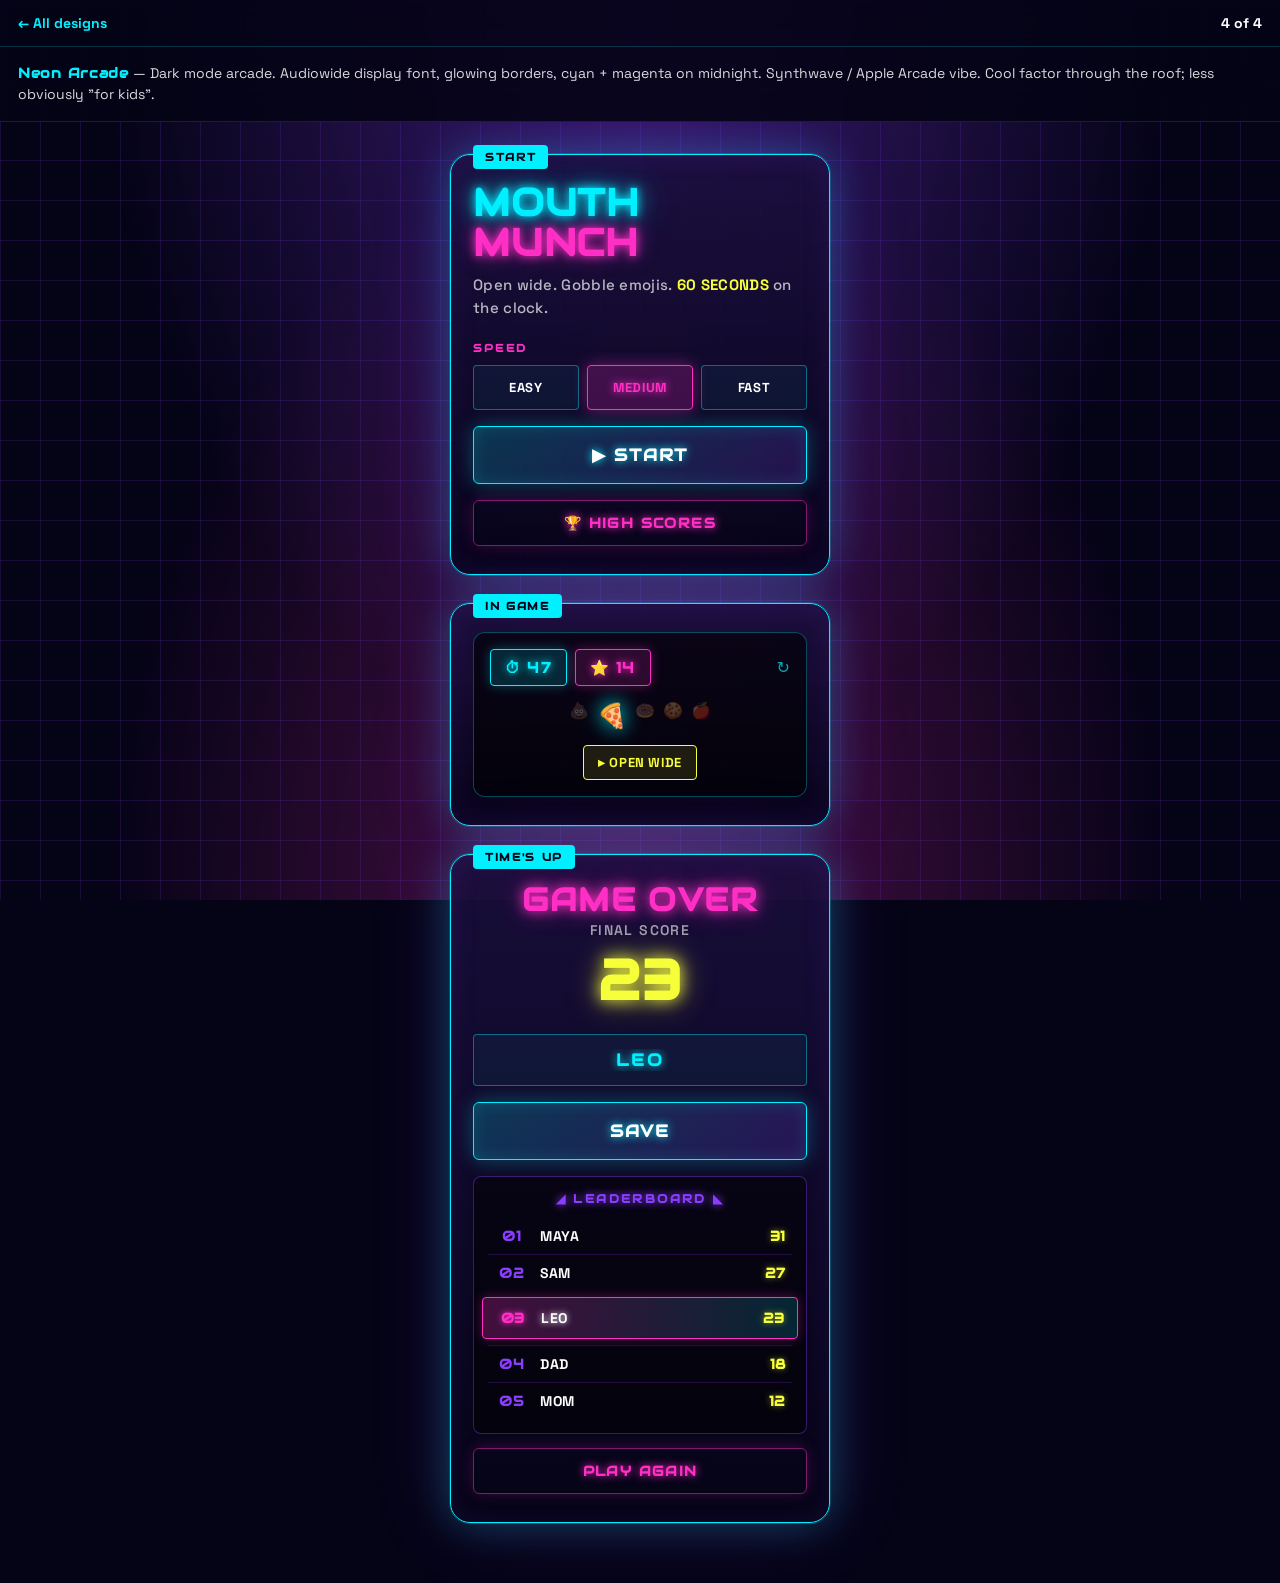
<file: mockups/neon-arcade.html>
<!DOCTYPE html>
<html lang="en">
<head>
<meta charset="UTF-8">
<meta name="viewport" content="width=device-width, initial-scale=1, viewport-fit=cover">
<title>Neon Arcade — Mouth Munch mockup</title>
<link rel="preconnect" href="https://fonts.googleapis.com">
<link rel="preconnect" href="https://fonts.gstatic.com" crossorigin>
<link href="https://fonts.googleapis.com/css2?family=Space+Grotesk:wght@500;700&family=Audiowide&display=swap" rel="stylesheet">
<style>
  :root {
    --bg: #050416;
    --grid: #1a0f3d;
    --cyan: #00f0ff;
    --pink: #ff2ec5;
    --yellow: #f7ff3a;
    --purple: #8b3dff;
  }
  * { box-sizing: border-box; margin: 0; padding: 0; -webkit-tap-highlight-color: transparent; }
  html, body {
    background: var(--bg);
    font-family: "Space Grotesk", system-ui, sans-serif;
    color: white;
    min-height: 100%;
  }
  body::before {
    content: ""; position: fixed; inset: 0; z-index: 0;
    background:
      linear-gradient(rgba(139,61,255,0.15) 1px, transparent 1px) 0 0 / 40px 40px,
      linear-gradient(90deg, rgba(139,61,255,0.15) 1px, transparent 1px) 0 0 / 40px 40px,
      radial-gradient(ellipse at 50% 0%, rgba(139,61,255,0.4), transparent 60%),
      radial-gradient(ellipse at 50% 100%, rgba(255,46,197,0.3), transparent 60%);
    pointer-events: none;
  }
  .nav {
    position: sticky; top: 0; z-index: 5;
    background: rgba(5,4,22,0.9);
    backdrop-filter: blur(20px);
    padding: 14px 18px;
    font: 700 14px "Space Grotesk", sans-serif;
    border-bottom: 1px solid rgba(0,240,255,0.2);
    display: flex; justify-content: space-between;
  }
  .nav a { color: var(--cyan); text-decoration: none; }
  .vibe {
    padding: 16px 18px;
    background: rgba(5,4,22,0.9);
    backdrop-filter: blur(20px);
    font-size: 14px; line-height: 1.5;
    border-bottom: 1px solid rgba(0,240,255,0.15);
    position: relative; z-index: 4;
    color: rgba(255,255,255,0.85);
  }
  .vibe b {
    font-family: "Audiowide", sans-serif;
    color: var(--cyan);
    letter-spacing: 0.05em;
  }
  main {
    position: relative; z-index: 1;
    display: flex; flex-direction: column; gap: 28px;
    padding: 32px 16px 60px; align-items: center;
  }
  .phone {
    width: 100%; max-width: 380px;
    background: linear-gradient(180deg, rgba(26,15,61,0.9), rgba(5,4,22,0.95));
    border-radius: 20px;
    padding: 28px 22px;
    position: relative;
    border: 1px solid var(--cyan);
    box-shadow:
      0 0 0 1px rgba(0,240,255,0.2),
      0 0 40px rgba(0,240,255,0.25),
      0 0 80px rgba(139,61,255,0.2),
      inset 0 0 30px rgba(139,61,255,0.1);
  }
  .phone-label {
    position: absolute; top: -10px; left: 22px;
    background: var(--cyan); color: var(--bg);
    font: 700 11px "Audiowide", sans-serif;
    padding: 5px 12px; border-radius: 4px;
    letter-spacing: 0.15em; text-transform: uppercase;
  }
  .title {
    font-family: "Audiowide", sans-serif;
    font-size: 38px; line-height: 1.05;
    color: var(--cyan);
    text-shadow:
      0 0 10px var(--cyan),
      0 0 20px rgba(0,240,255,0.6),
      0 0 40px rgba(0,240,255,0.4);
    margin-bottom: 4px;
    letter-spacing: 0.02em;
  }
  .title em {
    font-style: normal;
    color: var(--pink);
    text-shadow:
      0 0 10px var(--pink),
      0 0 20px rgba(255,46,197,0.6);
  }
  .sub {
    font-size: 15px; font-weight: 500; line-height: 1.55;
    color: rgba(255,255,255,0.7);
    margin: 10px 0 22px;
    letter-spacing: 0.02em;
  }
  .sub b { color: var(--yellow); font-weight: 700; }
  .label {
    font: 700 11px "Audiowide", sans-serif;
    color: var(--pink);
    letter-spacing: 0.2em; text-transform: uppercase;
    margin: 20px 0 10px;
  }
  .chips { display: flex; gap: 8px; }
  .chip {
    flex: 1;
    padding: 13px 8px;
    border-radius: 4px;
    border: 1px solid rgba(0,240,255,0.4);
    background: rgba(0,240,255,0.05);
    color: white;
    font: 700 13px "Space Grotesk", sans-serif;
    letter-spacing: 0.05em;
    text-transform: uppercase;
    cursor: pointer;
  }
  .chip.on {
    background: rgba(255,46,197,0.2);
    border-color: var(--pink);
    color: var(--pink);
    text-shadow: 0 0 8px var(--pink);
    box-shadow: 0 0 16px rgba(255,46,197,0.4);
  }
  .btn {
    display: block; width: 100%;
    padding: 17px;
    border-radius: 6px;
    border: 1px solid var(--cyan);
    background: linear-gradient(135deg, rgba(0,240,255,0.2), rgba(139,61,255,0.2));
    color: white;
    font: 700 17px "Audiowide", sans-serif;
    letter-spacing: 0.1em;
    margin-top: 16px;
    cursor: pointer;
    text-shadow: 0 0 8px var(--cyan);
    box-shadow:
      0 0 20px rgba(0,240,255,0.3),
      inset 0 0 16px rgba(0,240,255,0.15);
  }
  .btn.alt {
    background: transparent;
    border: 1px solid rgba(255,46,197,0.5);
    text-shadow: 0 0 8px var(--pink);
    color: var(--pink);
    box-shadow: 0 0 16px rgba(255,46,197,0.2);
    font-size: 14px; padding: 13px;
  }
  /* HUD */
  .hud {
    background: rgba(0,0,0,0.6);
    border-radius: 12px;
    padding: 16px;
    border: 1px solid rgba(0,240,255,0.3);
  }
  .hud-row { display: flex; gap: 8px; align-items: center; }
  .pill {
    padding: 8px 14px; border-radius: 4px;
    font: 700 15px "Audiowide", sans-serif;
    letter-spacing: 0.08em;
  }
  .pill.timer {
    background: rgba(0,240,255,0.15);
    color: var(--cyan);
    border: 1px solid var(--cyan);
    text-shadow: 0 0 8px var(--cyan);
    box-shadow: 0 0 12px rgba(0,240,255,0.3);
  }
  .pill.score {
    background: rgba(255,46,197,0.15);
    color: var(--pink);
    border: 1px solid var(--pink);
    text-shadow: 0 0 8px var(--pink);
    box-shadow: 0 0 12px rgba(255,46,197,0.3);
  }
  .face-hint {
    background: rgba(247,255,58,0.1);
    border: 1px solid var(--yellow);
    color: var(--yellow);
    padding: 8px 14px; border-radius: 4px;
    font: 700 13px "Space Grotesk", sans-serif;
    margin: 14px auto 0; width: fit-content;
    letter-spacing: 0.05em;
    text-transform: uppercase;
  }
  /* End */
  .end-title {
    font-family: "Audiowide", sans-serif;
    font-size: 32px; line-height: 1.05;
    color: var(--pink);
    text-shadow: 0 0 12px var(--pink), 0 0 24px rgba(255,46,197,0.6);
    text-align: center; margin-bottom: 4px;
    letter-spacing: 0.05em;
  }
  .end-sub {
    text-align: center;
    font: 600 14px "Space Grotesk", sans-serif;
    color: rgba(255,255,255,0.6);
    margin-bottom: 18px;
    letter-spacing: 0.1em; text-transform: uppercase;
  }
  .end-sub b {
    display: block;
    font-family: "Audiowide", sans-serif;
    color: var(--yellow);
    font-size: 56px;
    text-shadow: 0 0 16px var(--yellow), 0 0 32px rgba(247,255,58,0.5);
    margin-top: 6px;
    letter-spacing: 0.02em;
  }
  .name-input {
    width: 100%; padding: 14px 16px;
    border-radius: 4px;
    border: 1px solid rgba(0,240,255,0.4);
    background: rgba(0,240,255,0.05);
    color: var(--cyan);
    font: 700 17px "Audiowide", sans-serif;
    text-align: center;
    letter-spacing: 0.15em;
    text-transform: uppercase;
    text-shadow: 0 0 8px var(--cyan);
  }
  .name-input:focus {
    outline: none; border-color: var(--cyan);
    box-shadow: 0 0 16px rgba(0,240,255,0.4);
  }
  .name-input::placeholder { color: rgba(0,240,255,0.3); }
  .board {
    margin-top: 16px;
    padding: 14px;
    border-radius: 8px;
    background: rgba(0,0,0,0.5);
    border: 1px solid rgba(139,61,255,0.4);
  }
  .board h3 {
    font: 700 12px "Audiowide", sans-serif;
    color: var(--purple);
    letter-spacing: 0.2em; text-transform: uppercase;
    margin-bottom: 12px; text-align: center;
    text-shadow: 0 0 8px var(--purple);
  }
  .row {
    display: grid; grid-template-columns: 36px 1fr auto;
    align-items: center; gap: 10px;
    padding: 9px 6px;
    font: 700 14px "Space Grotesk", sans-serif;
    letter-spacing: 0.05em;
  }
  .row + .row { border-top: 1px solid rgba(139,61,255,0.2); }
  .row .r {
    font-family: "Audiowide", sans-serif;
    color: var(--purple);
    text-align: center;
  }
  .row .s {
    font-family: "Audiowide", sans-serif;
    color: var(--yellow);
    text-shadow: 0 0 6px rgba(247,255,58,0.5);
  }
  .row.me {
    background: linear-gradient(90deg, rgba(255,46,197,0.25), rgba(0,240,255,0.15));
    border-radius: 4px;
    border: 1px solid var(--pink);
    padding: 11px 12px;
    margin: 6px -6px;
    border-top: 1px solid var(--pink);
    box-shadow: 0 0 12px rgba(255,46,197,0.3);
  }
  .row.me + .row { border-top: 1px solid rgba(139,61,255,0.2); }
  .row.me .r { color: var(--pink); text-shadow: 0 0 6px var(--pink); }
  .row.me span:nth-child(2) { color: white; text-shadow: 0 0 6px white; }
</style>
</head>
<body>
<div class="nav">
  <a href="./">← All designs</a>
  <span>4 of 4</span>
</div>
<div class="vibe">
  <b>Neon Arcade</b> — Dark mode arcade. Audiowide display font, glowing borders, cyan + magenta on midnight. Synthwave / Apple Arcade vibe. Cool factor through the roof; less obviously "for kids".
</div>

<main>
  <section class="phone">
    <div class="phone-label">Start</div>
    <h1 class="title">MOUTH <em>MUNCH</em></h1>
    <p class="sub">Open wide. Gobble emojis. <b>60 SECONDS</b> on the clock.</p>
    <p class="label">Speed</p>
    <div class="chips">
      <button class="chip">EASY</button>
      <button class="chip on">MEDIUM</button>
      <button class="chip">FAST</button>
    </div>
    <button class="btn">▶  START</button>
    <button class="btn alt">🏆  HIGH SCORES</button>
  </section>

  <section class="phone">
    <div class="phone-label">In game</div>
    <div class="hud">
      <div class="hud-row">
        <span class="pill timer">⏱ 47</span>
        <span class="pill score">⭐ 14</span>
        <span style="margin-left:auto; color:var(--cyan); opacity:0.7;">↻</span>
      </div>
      <div style="margin-top:14px; display:flex; gap:8px; justify-content:center;">
        <span style="opacity:0.3">💩</span>
        <span style="font-size:24px; filter: drop-shadow(0 0 10px var(--cyan));">🍕</span>
        <span style="opacity:0.3">🍩</span>
        <span style="opacity:0.3">🍪</span>
        <span style="opacity:0.3">🍎</span>
      </div>
      <div class="face-hint">▸ OPEN WIDE</div>
    </div>
  </section>

  <section class="phone">
    <div class="phone-label">Time's up</div>
    <h2 class="end-title">GAME OVER</h2>
    <p class="end-sub">Final Score <b>23</b></p>
    <input class="name-input" placeholder="ENTER NAME" value="LEO">
    <button class="btn">SAVE</button>
    <div class="board">
      <h3>◢ LEADERBOARD ◣</h3>
      <div class="row"><span class="r">01</span><span>MAYA</span><span class="s">31</span></div>
      <div class="row"><span class="r">02</span><span>SAM</span><span class="s">27</span></div>
      <div class="row me"><span class="r">03</span><span>LEO</span><span class="s">23</span></div>
      <div class="row"><span class="r">04</span><span>DAD</span><span class="s">18</span></div>
      <div class="row"><span class="r">05</span><span>MOM</span><span class="s">12</span></div>
    </div>
    <button class="btn alt" style="margin-top:14px;">PLAY AGAIN</button>
  </section>
</main>
</body>
</html>
</file>
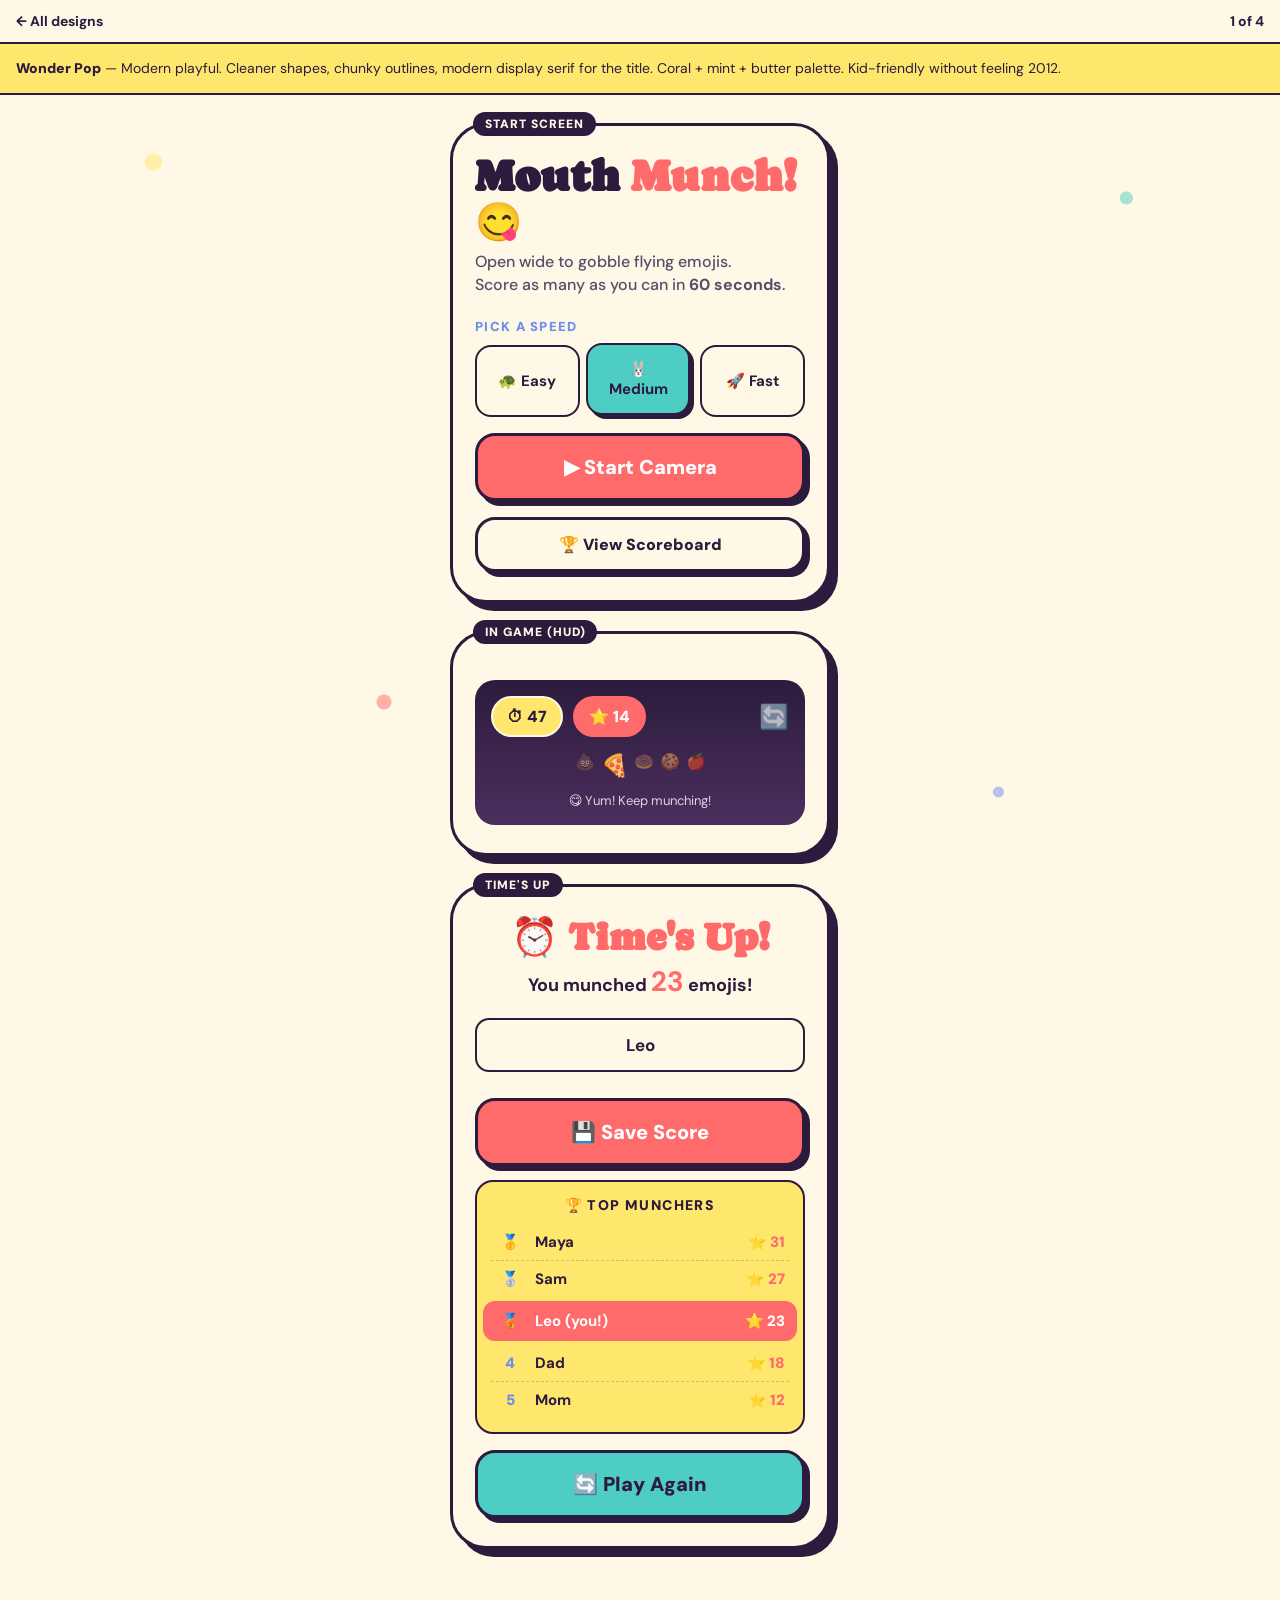
<file: mockups/wonder-pop.html>
<!DOCTYPE html>
<html lang="en">
<head>
<meta charset="UTF-8">
<meta name="viewport" content="width=device-width, initial-scale=1, viewport-fit=cover">
<title>Wonder Pop — Mouth Munch mockup</title>
<link rel="preconnect" href="https://fonts.googleapis.com">
<link rel="preconnect" href="https://fonts.gstatic.com" crossorigin>
<link href="https://fonts.googleapis.com/css2?family=DM+Sans:wght@500;700;900&family=Caprasimo&display=swap" rel="stylesheet">
<style>
  :root {
    --coral: #ff6b6b;
    --mint: #4ecdc4;
    --butter: #ffe66d;
    --peri: #6c8eef;
    --plum: #2d1b3d;
    --paper: #fff8e7;
  }
  * { box-sizing: border-box; margin: 0; padding: 0; -webkit-tap-highlight-color: transparent; }
  html, body {
    background: var(--paper);
    font-family: "DM Sans", system-ui, sans-serif;
    color: var(--plum);
    min-height: 100%;
  }
  body::before {
    content: "";
    position: fixed; inset: 0;
    background:
      radial-gradient(circle at 12% 18%, var(--butter) 0 8px, transparent 9px),
      radial-gradient(circle at 88% 22%, var(--mint) 0 6px, transparent 7px),
      radial-gradient(circle at 30% 78%, var(--coral) 0 7px, transparent 8px),
      radial-gradient(circle at 78% 88%, var(--peri) 0 5px, transparent 6px);
    opacity: 0.5;
    z-index: 0;
    pointer-events: none;
  }
  .nav {
    position: sticky; top: 0; z-index: 5;
    background: var(--paper); padding: 12px 16px;
    font-weight: 700; font-size: 14px;
    border-bottom: 2px solid var(--plum);
    display: flex; justify-content: space-between; align-items: center;
  }
  .nav a { color: var(--plum); text-decoration: none; }
  .vibe {
    padding: 14px 16px; background: var(--butter);
    border-bottom: 2px solid var(--plum);
    font-size: 14px; line-height: 1.5;
  }
  .vibe b { font-weight: 900; }
  main {
    position: relative; z-index: 1;
    display: flex; flex-direction: column; gap: 28px;
    padding: 28px 16px 60px; align-items: center;
  }
  .phone {
    width: 100%; max-width: 380px;
    background: var(--paper);
    border-radius: 36px;
    border: 3px solid var(--plum);
    box-shadow: 8px 8px 0 var(--plum);
    padding: 28px 22px;
    position: relative;
  }
  .phone-label {
    position: absolute; top: -14px; left: 20px;
    background: var(--plum); color: var(--paper);
    font-weight: 900; font-size: 12px;
    padding: 4px 12px; border-radius: 999px;
    letter-spacing: 0.08em; text-transform: uppercase;
  }
  .title {
    font-family: "Caprasimo", serif;
    font-size: 44px; line-height: 1;
    color: var(--plum);
    margin-bottom: 4px;
  }
  .title em {
    font-style: normal; color: var(--coral);
  }
  .emoji-big { font-size: 38px; display: inline-block; }
  .sub {
    font-size: 16px; font-weight: 500; line-height: 1.45;
    color: #5b4a6b;
    margin: 8px 0 22px;
  }
  .label {
    font-size: 13px; font-weight: 900; text-transform: uppercase;
    letter-spacing: 0.1em; color: var(--peri);
    margin: 18px 0 10px;
  }
  .chips { display: flex; gap: 8px; flex-wrap: wrap; }
  .chip {
    flex: 1; min-width: 90px;
    padding: 14px 12px;
    border-radius: 16px;
    border: 2.5px solid var(--plum);
    background: var(--paper);
    font: 700 15px "DM Sans", sans-serif;
    color: var(--plum);
    cursor: pointer;
  }
  .chip.on {
    background: var(--mint);
    box-shadow: 4px 4px 0 var(--plum);
    transform: translate(-2px, -2px);
  }
  .btn {
    display: block; width: 100%;
    padding: 18px;
    border-radius: 20px;
    border: 3px solid var(--plum);
    background: var(--coral);
    color: white;
    font: 900 20px "DM Sans", sans-serif;
    margin-top: 16px;
    cursor: pointer;
    box-shadow: 5px 5px 0 var(--plum);
  }
  .btn.alt {
    background: var(--paper); color: var(--plum);
    font-size: 16px; padding: 14px;
  }
  .btn.win {
    background: var(--mint); color: var(--plum);
  }
  /* HUD preview */
  .hud {
    background: linear-gradient(180deg, #2d1b3d 0%, #4a2f5e 100%);
    border-radius: 20px;
    padding: 16px;
    color: white;
    margin-top: 18px;
    position: relative;
    overflow: hidden;
  }
  .hud-row { display: flex; gap: 10px; align-items: center; }
  .pill {
    background: var(--paper); color: var(--plum);
    padding: 8px 14px; border-radius: 999px;
    font-weight: 900; font-size: 16px;
    border: 2.5px solid var(--paper);
  }
  .pill.timer { background: var(--butter); }
  .pill.score { background: var(--coral); color: white; border-color: var(--coral); }
  .face-hint {
    font-size: 13px; opacity: 0.8; margin-top: 12px;
    text-align: center;
  }
  /* Scoreboard */
  .end-title {
    font-family: "Caprasimo", serif;
    font-size: 38px; color: var(--coral);
    text-align: center;
    margin-bottom: 4px;
  }
  .end-sub {
    text-align: center; font-weight: 700; font-size: 18px;
    color: var(--plum);
    margin-bottom: 18px;
  }
  .name-input {
    width: 100%; padding: 14px 16px;
    border-radius: 14px; border: 2.5px solid var(--plum);
    font: 700 17px "DM Sans", sans-serif;
    background: var(--paper); color: var(--plum);
    text-align: center;
    margin-bottom: 10px;
  }
  .name-input:focus { outline: none; border-color: var(--coral); }
  .board {
    background: var(--butter);
    border: 2.5px solid var(--plum);
    border-radius: 18px;
    padding: 14px; margin-top: 14px;
  }
  .board h3 {
    font: 900 14px "DM Sans", sans-serif;
    text-transform: uppercase; letter-spacing: 0.1em;
    color: var(--plum); margin-bottom: 10px; text-align: center;
  }
  .row {
    display: grid; grid-template-columns: 30px 1fr auto;
    align-items: center; gap: 10px;
    padding: 8px 4px;
    font-weight: 700; font-size: 15px;
  }
  .row + .row { border-top: 1.5px dashed rgba(45,27,61,0.2); }
  .row .r { font-weight: 900; color: var(--peri); text-align: center; }
  .row .s { font-weight: 900; color: var(--coral); }
  .row.me {
    background: var(--coral); color: white;
    margin: 4px -8px; padding: 10px 12px;
    border-radius: 12px;
    border-top: none;
  }
  .row.me + .row { border-top: none; }
  .row.me .r, .row.me .s { color: white; }
</style>
</head>
<body>
<div class="nav">
  <a href="./">← All designs</a>
  <span>1 of 4</span>
</div>
<div class="vibe">
  <b>Wonder Pop</b> — Modern playful. Cleaner shapes, chunky outlines, modern display serif for the title. Coral + mint + butter palette. Kid-friendly without feeling 2012.
</div>

<main>
  <section class="phone">
    <div class="phone-label">Start screen</div>
    <h1 class="title">Mouth <em>Munch!</em> <span class="emoji-big">😋</span></h1>
    <p class="sub">Open wide to gobble flying emojis.<br>Score as many as you can in <b>60 seconds</b>.</p>
    <p class="label">Pick a speed</p>
    <div class="chips">
      <button class="chip">🐢 Easy</button>
      <button class="chip on">🐰 Medium</button>
      <button class="chip">🚀 Fast</button>
    </div>
    <button class="btn">▶  Start Camera</button>
    <button class="btn alt">🏆  View Scoreboard</button>
  </section>

  <section class="phone">
    <div class="phone-label">In game (HUD)</div>
    <div class="hud">
      <div class="hud-row">
        <span class="pill timer">⏱ 47</span>
        <span class="pill score">⭐ 14</span>
        <span style="margin-left:auto; opacity:0.7; font-size:24px;">🔄</span>
      </div>
      <div style="margin-top:14px; display:flex; gap:6px; justify-content:center;">
        <span style="opacity:0.5">💩</span>
        <span style="font-size:22px;">🍕</span>
        <span style="opacity:0.5">🍩</span>
        <span style="opacity:0.5">🍪</span>
        <span style="opacity:0.5">🍎</span>
      </div>
      <div class="face-hint">😋 Yum! Keep munching!</div>
    </div>
  </section>

  <section class="phone">
    <div class="phone-label">Time's up</div>
    <h2 class="end-title">⏰ Time's Up!</h2>
    <p class="end-sub">You munched <b style="color:var(--coral); font-size:28px;">23</b> emojis!</p>
    <input class="name-input" placeholder="Type your name" value="Leo">
    <button class="btn">💾  Save Score</button>
    <div class="board">
      <h3>🏆  Top Munchers</h3>
      <div class="row"><span class="r">🥇</span><span>Maya</span><span class="s">⭐ 31</span></div>
      <div class="row"><span class="r">🥈</span><span>Sam</span><span class="s">⭐ 27</span></div>
      <div class="row me"><span class="r">🥉</span><span>Leo (you!)</span><span class="s">⭐ 23</span></div>
      <div class="row"><span class="r">4</span><span>Dad</span><span class="s">⭐ 18</span></div>
      <div class="row"><span class="r">5</span><span>Mom</span><span class="s">⭐ 12</span></div>
    </div>
    <button class="btn win">🔄  Play Again</button>
  </section>
</main>
</body>
</html>
</file>
